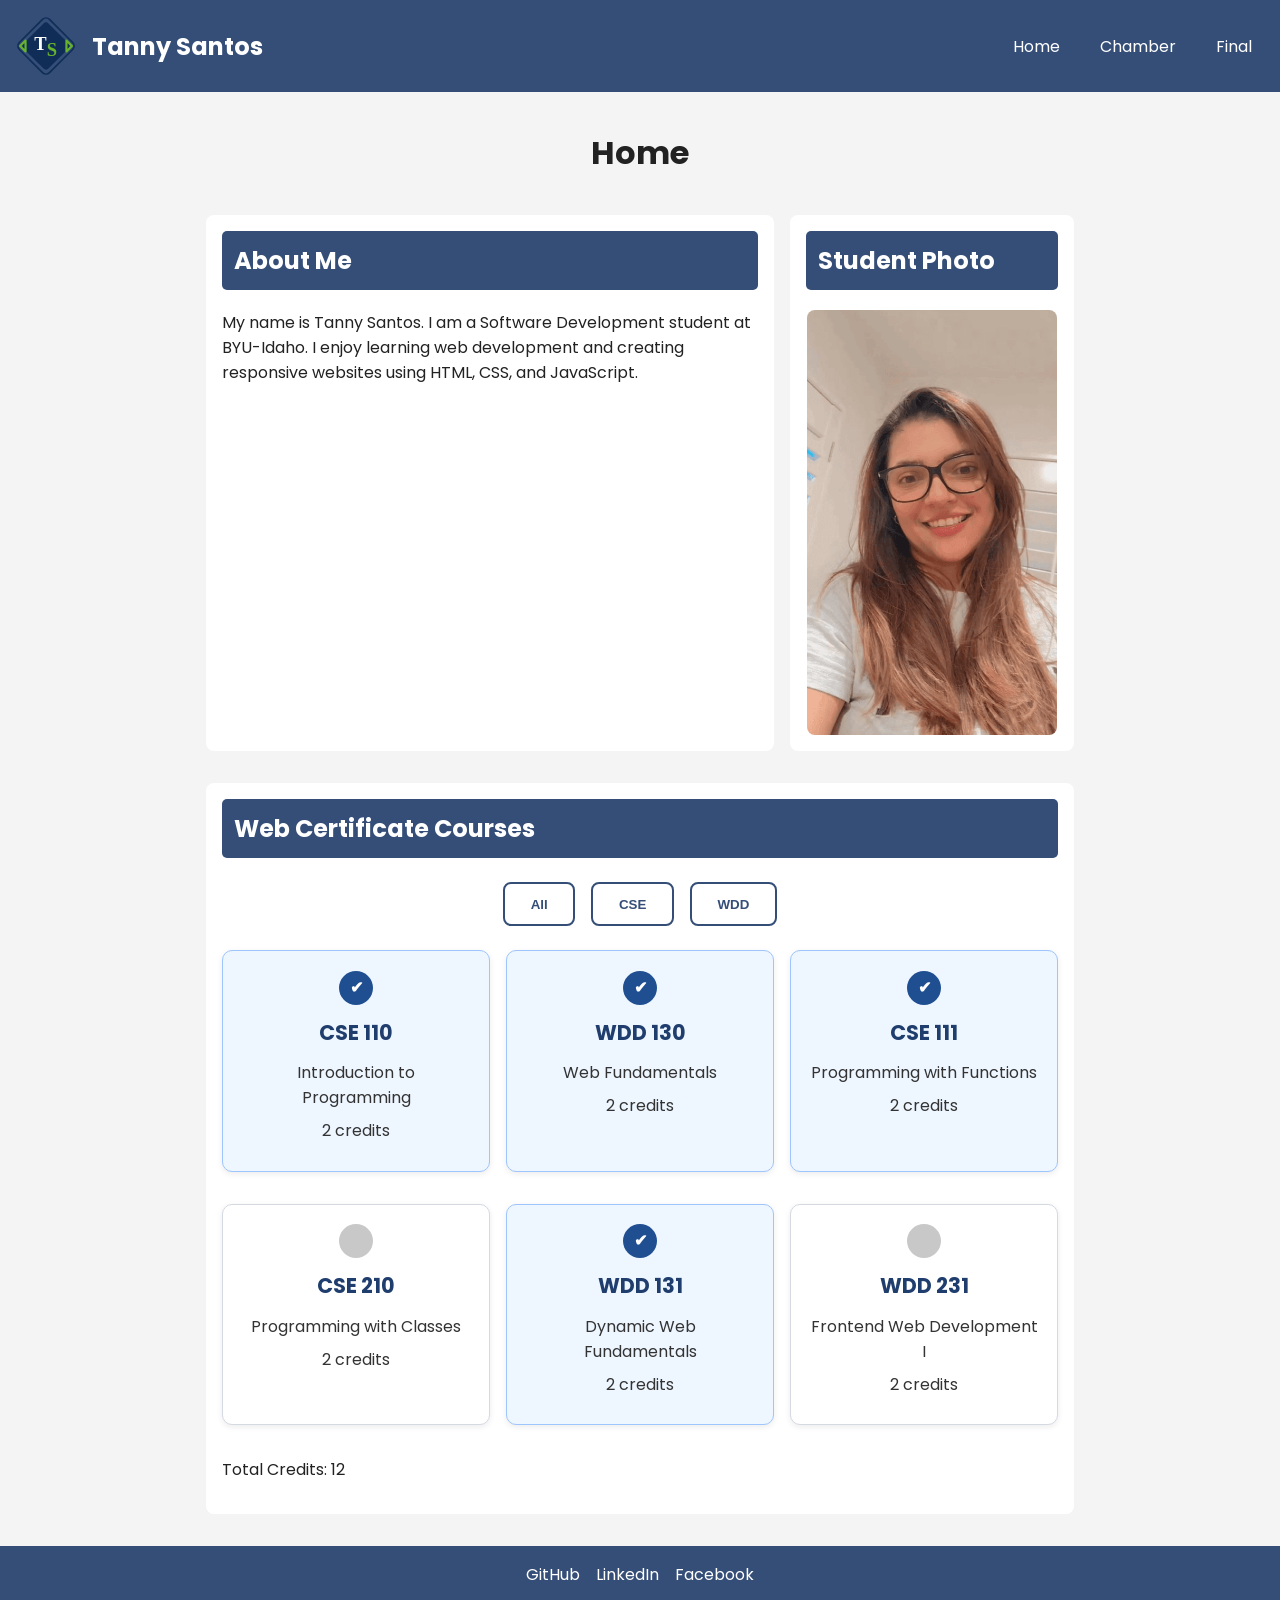
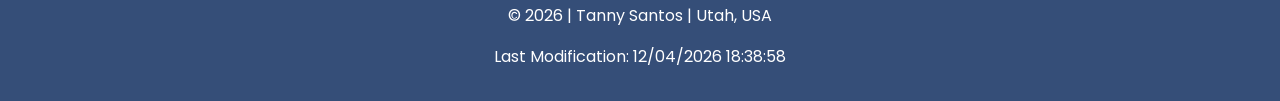
<file: index.html>
<!DOCTYPE html>
<html lang="en">
<head>
    <meta charset="UTF-8">
    <meta name="viewport" content="width=device-width, initial-scale=1.0">
    <meta name="description" content="Personal course home page for Tanny Santos featuring web development projects, responsive design, and JavaScript for WDD 231 at BYU-Idaho.">
    <meta name="author" content="Tanny Santos">

    <title>WDD 231 | Tanny Santos</title>

    <link rel="preconnect" href="https://fonts.googleapis.com">
    <link rel="preconnect" href="https://fonts.gstatic.com" crossorigin>
    <link href="https://fonts.googleapis.com/css2?family=Poppins:wght@400;600;700&display=swap" rel="stylesheet">

    <link rel="stylesheet" href="styles/small.css">
    <link rel="stylesheet" href="styles/larger.css">

    <script src="scripts/navigation.js" defer></script>
    <script src="scripts/date.js" defer></script>
    <script src="scripts/course.js" defer></script>
</head>
<body>
    <header>
    <div class="site-branding">
        <img src="images/logo.svg" alt="Site logo" width="50" height="50">
        <span>Tanny Santos</span>
    </div>

    <button id="menu" aria-label="Open navigation menu"></button>

    <nav id="nav-menu">
        <a href="index.html">Home</a>
        <a href="#">Chamber</a>
        <a href="#">Final</a>
    </nav>
</header>
<main>

    <h1>Home</h1>

    <section class="about">
        <h2>About Me</h2>

        <p>
            My name is Tanny Santos. I am a Software Development student at BYU-Idaho.
            I enjoy learning web development and creating responsive websites using HTML,
            CSS, and JavaScript.
        </p>
    </section>

    <section class="photo">
        <h2>Student Photo</h2>

        <img src="images/profile-tanny.png" alt="Photo of Tanny Santos" width="250" height="250">
    </section>

    <section class="courses">
        <h2>Web Certificate Courses</h2>

        <div class="course-buttons">
            <button id="all">All</button>
            <button id="cse">CSE</button>
            <button id="wdd">WDD</button>
        </div>

        <div id="course-container"></div>

        <p id="total-credits"></p>
    </section>

</main>
<footer>
    <div class="social">
        <a href="https://github.com/tannyhelens" target="_blank">GitHub</a>
        <a href="https://www.linkedin.com/in/tanny-santos" target="_blank">LinkedIn</a>
        <a href="https://www.facebook.com/" target="_blank">Facebook</a>
    </div>

    <p>
        &copy; <span id="currentyear"></span> | Tanny Santos | Utah, USA
    </p>

    <p id="lastModified"></p>
</footer>

</body>
</html>
</file>
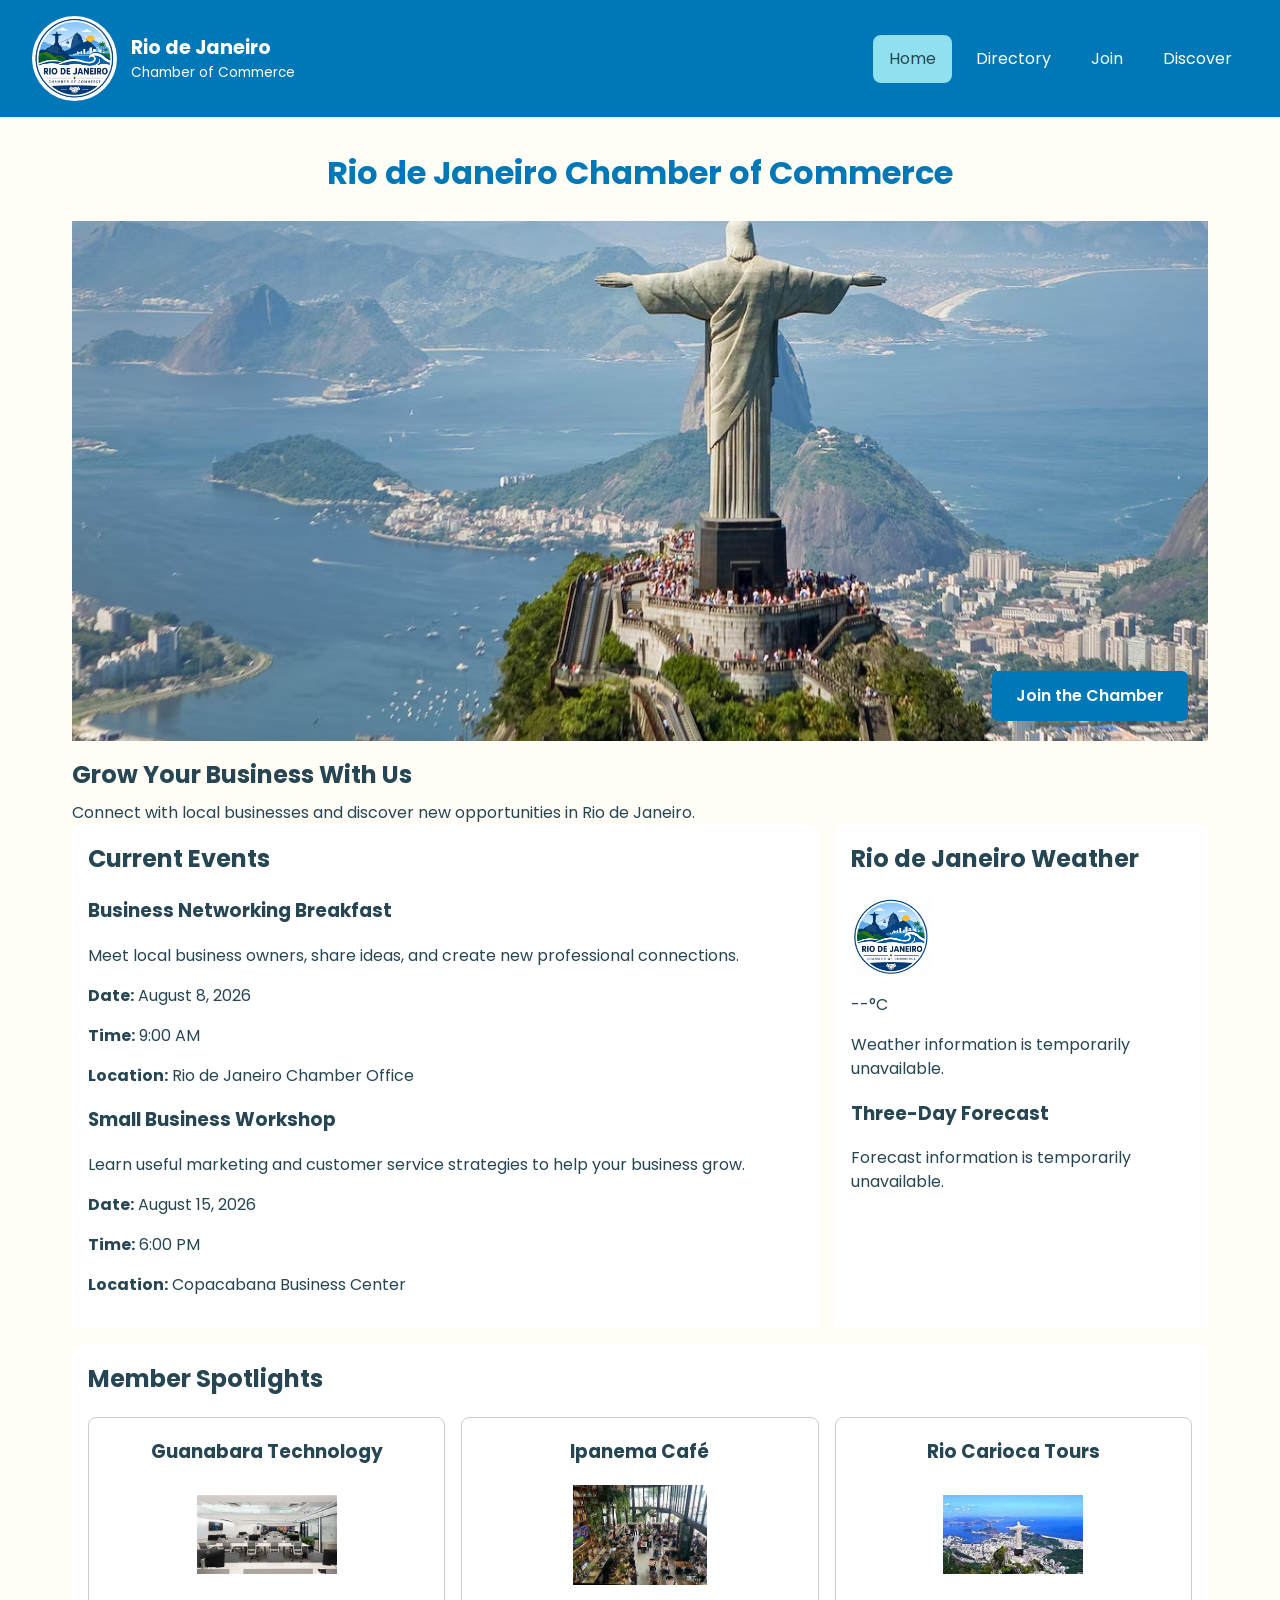
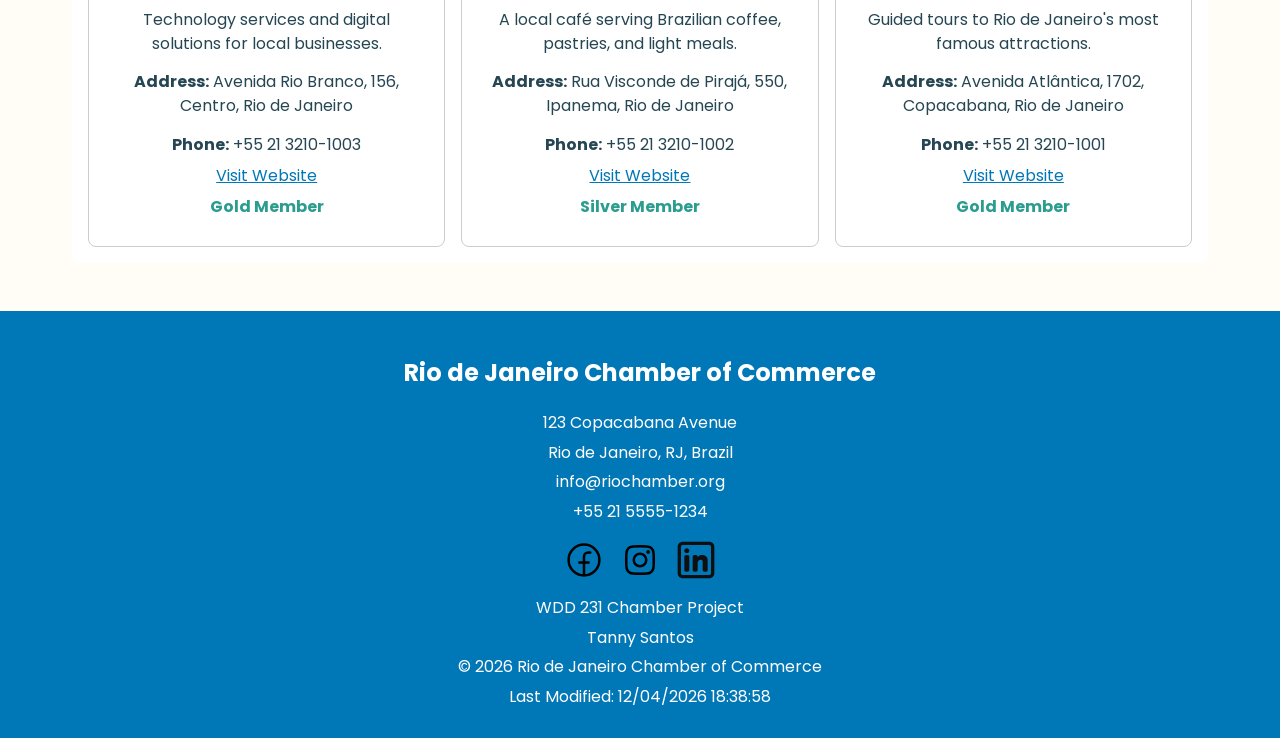
<file: chamber/index.html>
<!DOCTYPE html>
<html lang="en">
<head>
  <meta charset="UTF-8">
  <meta name="viewport" content="width=device-width, initial-scale=1.0">

  <meta
    name="description"
    content="Welcome to the Rio de Janeiro Chamber of Commerce. Discover local events, weather information, business opportunities, and featured chamber members."
  >
  <meta name="author" content="Tanny Santos">

  <meta property="og:title" content="Rio de Janeiro Chamber of Commerce">
  <meta
    property="og:description"
    content="Connect with businesses, discover events, and explore opportunities with the Rio de Janeiro Chamber of Commerce."
  >
  <meta
    property="og:image"
    content="https://tannyhelens.github.io/wdd231/chamber/images/logo-riodejaneiro.jpg"
  >
  <meta
    property="og:url"
    content="https://tannyhelens.github.io/wdd231/chamber/index.html"
  >
  <meta property="og:type" content="website">

  <title>Rio de Janeiro Chamber of Commerce | Home</title>

  <link rel="icon" href="images/favicon.ico">

  <link rel="preconnect" href="https://fonts.googleapis.com">
  <link rel="preconnect" href="https://fonts.gstatic.com" crossorigin>

  <link
    href="https://fonts.googleapis.com/css2?family=Poppins:wght@400;500;600;700&display=swap"
    rel="stylesheet"
  >

  <link rel="stylesheet" href="styles/small.css">
  <link rel="stylesheet" href="styles/larger.css">

  <script src="scripts/navigation.js" defer></script>
  <script src="scripts/date.js" defer></script>
  <script src="scripts/weather.js" defer></script>
  <script src="scripts/spotlight.js" defer></script>
</head>

<body>
  <header>
    <div class="site-branding">
      <img
        src="images/logo-riodejaneiro.jpg"
        alt="Rio de Janeiro Chamber of Commerce logo"
        width="105"
        height="105"
      >

      <div>
        <span class="site-name">Rio de Janeiro</span>
        <span class="site-description">Chamber of Commerce</span>
      </div>
    </div>

    <button
      id="menu"
      type="button"
      aria-label="Open navigation menu"
      aria-expanded="false"
    >
      ☰
    </button>

    <nav id="navigation">
      <a href="index.html" class="active">Home</a>
      <a href="directory.html">Directory</a>
      <a href="join.html">Join</a>
      <a href="discover.html">Discover</a>
    </nav>
  </header>

  <main>
    <h1>Rio de Janeiro Chamber of Commerce</h1>

    <section class="hero">
  <img
    src="images/rio-de-janeiro-cristo.avif"
    alt="View of Rio de Janeiro with the Christ the Redeemer statue"
    width="1200"
    height="600"
  >

  <a href="join.html" class="hero-cta">Join the Chamber</a>
</section>

<div class="hero-content">
  <h2>Grow Your Business With Us</h2>

  <p>
    Connect with local businesses and discover new opportunities in
    Rio de Janeiro.
  </p>
</div>
    </section>

    <div class="home-grid">
      <section class="events">
        <h2>Current Events</h2>

        <article class="event-card">
          <h3>Business Networking Breakfast</h3>

          <p>
            Meet local business owners, share ideas, and create new
            professional connections.
          </p>

          <p>
            <strong>Date:</strong>
            August 8, 2026
          </p>

          <p>
            <strong>Time:</strong>
            9:00 AM
          </p>

          <p>
            <strong>Location:</strong>
            Rio de Janeiro Chamber Office
          </p>
        </article>

        <article class="event-card">
          <h3>Small Business Workshop</h3>

          <p>
            Learn useful marketing and customer service strategies to help
            your business grow.
          </p>

          <p>
            <strong>Date:</strong>
            August 15, 2026
          </p>

          <p>
            <strong>Time:</strong>
            6:00 PM
          </p>

          <p>
            <strong>Location:</strong>
            Copacabana Business Center
          </p>
        </article>
      </section>

      <section class="weather">
        <h2>Rio de Janeiro Weather</h2>

        <div class="current-weather">
          <img
            id="weather-icon"
            src="images/logo-riodejaneiro.jpg"
            alt="Current weather icon"
            width="80"
            height="80"
          >

          <div>
            <p class="temperature">
              <span id="current-temp">--</span>°C
            </p>

            <p id="weather-description">
              Loading weather information...
            </p>
          </div>
        </div>

        <div class="forecast">
          <h3>Three-Day Forecast</h3>

          <div id="forecast-container">
            <p>Loading forecast...</p>
          </div>
        </div>
      </section>
    </div>

    <section class="spotlights">
      <h2>Member Spotlights</h2>

      <div id="spotlight-container">
        <p>Loading featured businesses...</p>
      </div>
    </section>
  </main>

  <footer>
    <div class="footer-information">
      <div>
        <h2>Rio de Janeiro Chamber of Commerce</h2>

        <p>123 Copacabana Avenue</p>
        <p>Rio de Janeiro, RJ, Brazil</p>
        <p>info@riochamber.org</p>
        <p>+55 21 5555-1234</p>
      </div>

      <div class="social-links">
        <a
          href="https://www.facebook.com/"
          target="_blank"
          rel="noopener"
          aria-label="Visit our Facebook page"
        >
          <img
            src="images/facebook-svgrepo-com.svg"
            alt=""
            width="40"
            height="40"
          >
        </a>

        <a
          href="https://www.instagram.com/"
          target="_blank"
          rel="noopener"
          aria-label="Visit our Instagram page"
        >
          <img
            src="images/instagram-svgrepo-com.svg"
            alt=""
            width="40"
            height="40"
          >
        </a>

        <a
          href="https://www.linkedin.com/"
          target="_blank"
          rel="noopener"
          aria-label="Visit our LinkedIn page"
        >
          <img
            src="images/linkedin-svgrepo-com.svg"
            alt=""
            width="40"
            height="40"
          >
        </a>
      </div>

      <div>
        <p>WDD 231 Chamber Project</p>
        <p>Tanny Santos</p>

        <p>
          © <span id="current-year"></span>
          Rio de Janeiro Chamber of Commerce
        </p>

        <p id="last-modified"></p>
      </div>
    </div>
  </footer>
</body>
</html>
</file>
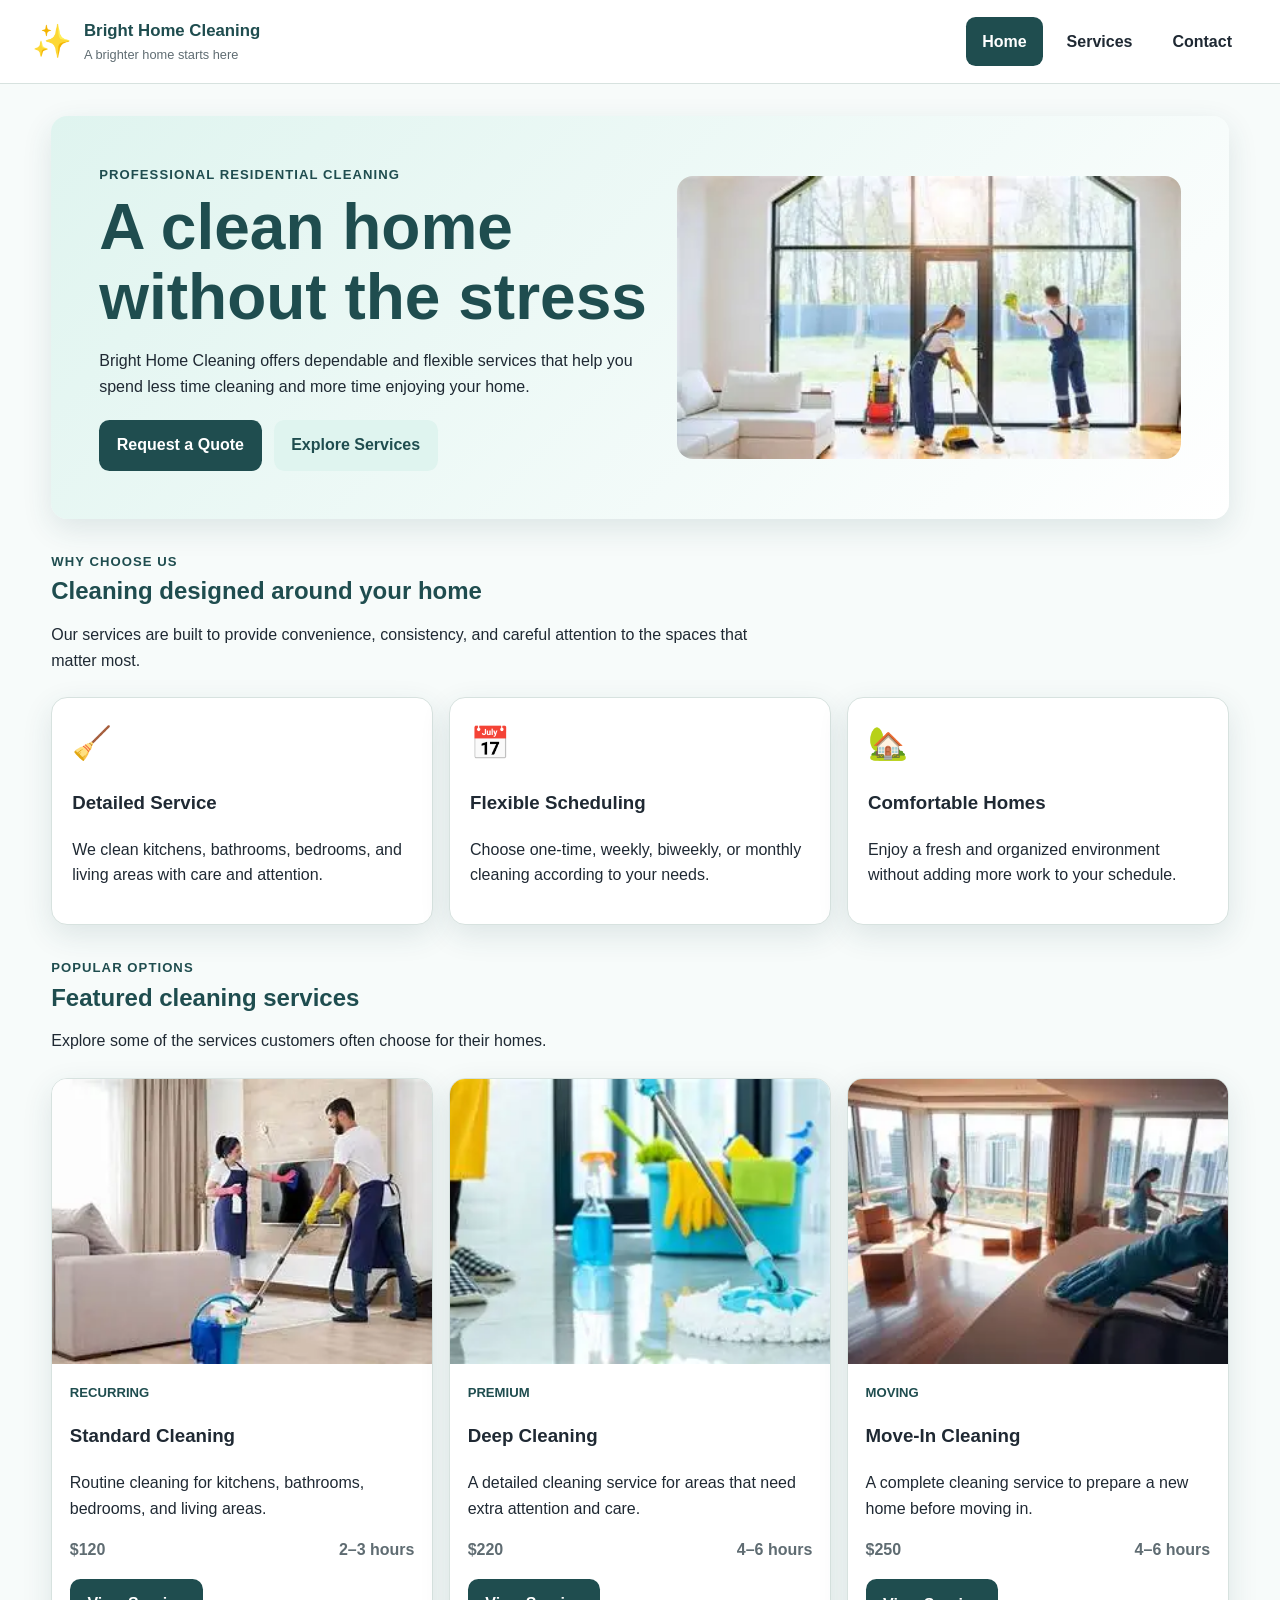
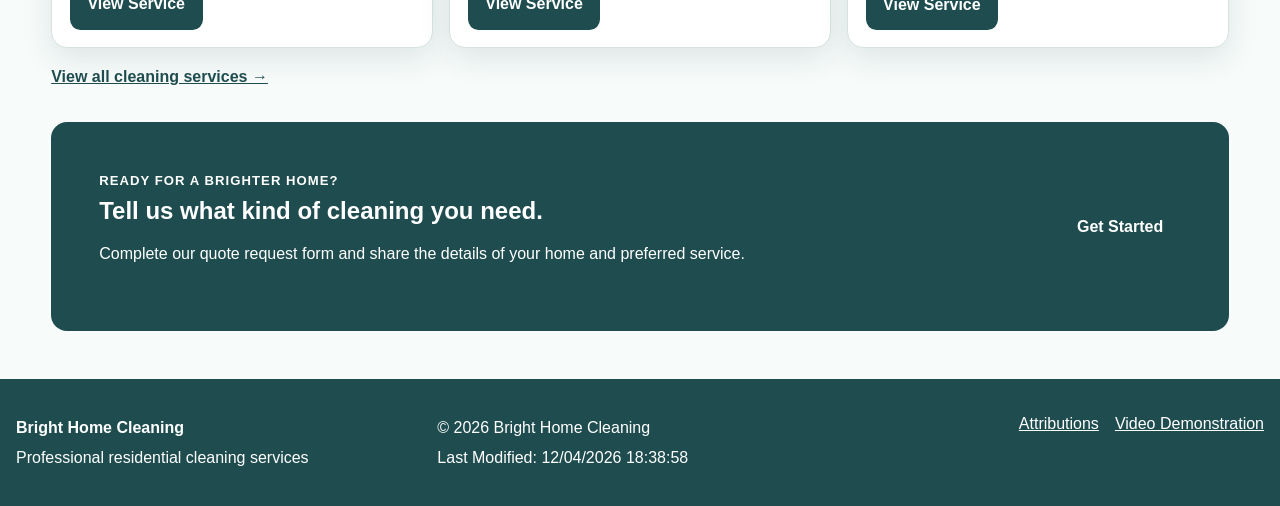
<file: finalproject/index.html>
<!DOCTYPE html>
<html lang="en">
<head>
  <meta charset="UTF-8">
  <meta name="viewport" content="width=device-width, initial-scale=1.0">

  <meta
    name="description"
    content="Bright Home Cleaning provides dependable residential cleaning services designed to make homes feel fresh, comfortable, and welcoming."
  >
  <meta name="author" content="Tanny Santos">

  <meta
    property="og:title"
    content="Bright Home Cleaning | Professional Home Services"
  >
  <meta
    property="og:description"
    content="Explore professional residential cleaning services from Bright Home Cleaning."
  >
  <meta
    property="og:image"
    content="https://tannyhelens.github.io/wdd231/finalproject/images/hero-cleaning.webp"
  >
  <meta
    property="og:url"
    content="https://tannyhelens.github.io/wdd231/finalproject/"
  >
  <meta property="og:type" content="website">

  <title>Bright Home Cleaning | Home</title>

  <link rel="icon" href="images/favicon.ico">

  <link rel="preconnect" href="https://fonts.googleapis.com">
  <link rel="preconnect" href="https://fonts.gstatic.com" crossorigin>
  <link
    href="https://fonts.googleapis.com/css2?family=Poppins:wght@400;500;600;700&family=Open+Sans:wght@400;500;600&display=swap"
    rel="stylesheet"
  >

  <link rel="stylesheet" href="styles/small.css">
  <link rel="stylesheet" href="styles/larger.css">

  <script type="module" src="scripts/main.js"></script>
</head>

<body>
  <header>
    <a class="brand" href="index.html">
      <span class="brand-icon" aria-hidden="true">✨</span>

      <div>
        <span class="brand-name">Bright Home Cleaning</span>
        <span class="brand-tagline">A brighter home starts here</span>
      </div>
    </a>

    <button
      id="menu"
      type="button"
      aria-label="Open navigation menu"
      aria-expanded="false"
    >
      ☰
    </button>

    <nav id="navigation">
      <a href="index.html" class="active">Home</a>
      <a href="services.html">Services</a>
      <a href="contact.html">Contact</a>
    </nav>
  </header>

  <main>
    <section class="hero">
      <div class="hero-content">
        <p class="eyebrow">Professional residential cleaning</p>

        <h1>A clean home without the stress</h1>

        <p>
          Bright Home Cleaning offers dependable and flexible services
          that help you spend less time cleaning and more time enjoying
          your home.
        </p>

        <div class="hero-actions">
          <a class="button primary-button" href="contact.html">
            Request a Quote
          </a>

          <a class="button secondary-button" href="services.html">
            Explore Services
          </a>
        </div>
      </div>

      <img
        src="images/hero-cleaning.webp"
        alt="Bright and organized living room after professional cleaning"
        width="800"
        height="600"
        loading="eager"
      >
    </section>

    <section class="benefits-section">
      <div class="section-heading">
        <p class="eyebrow">Why choose us</p>
        <h2>Cleaning designed around your home</h2>

        <p>
          Our services are built to provide convenience, consistency,
          and careful attention to the spaces that matter most.
        </p>
      </div>

      <div class="benefit-grid">
        <article class="benefit-card">
          <span aria-hidden="true">🧹</span>
          <h3>Detailed Service</h3>

          <p>
            We clean kitchens, bathrooms, bedrooms, and living areas
            with care and attention.
          </p>
        </article>

        <article class="benefit-card">
          <span aria-hidden="true">📅</span>
          <h3>Flexible Scheduling</h3>

          <p>
            Choose one-time, weekly, biweekly, or monthly cleaning
            according to your needs.
          </p>
        </article>

        <article class="benefit-card">
          <span aria-hidden="true">🏡</span>
          <h3>Comfortable Homes</h3>

          <p>
            Enjoy a fresh and organized environment without adding more
            work to your schedule.
          </p>
        </article>
      </div>
    </section>

    <section class="featured-section">
      <div class="section-heading">
        <p class="eyebrow">Popular options</p>
        <h2>Featured cleaning services</h2>

        <p>
          Explore some of the services customers often choose for their
          homes.
        </p>
      </div>

      <div id="featured-services" class="service-grid">
        <p class="loading-message">Loading services...</p>
      </div>

      <a class="text-link" href="services.html">
        View all cleaning services →
      </a>
    </section>

    <section class="call-to-action">
      <div>
        <p class="eyebrow">Ready for a brighter home?</p>
        <h2>Tell us what kind of cleaning you need.</h2>

        <p>
          Complete our quote request form and share the details of your
          home and preferred service.
        </p>
      </div>

      <a class="button primary-button" href="contact.html">
        Get Started
      </a>
    </section>
  </main>

  <footer>
    <div>
      <p><strong>Bright Home Cleaning</strong></p>
      <p>Professional residential cleaning services</p>
    </div>

    <div>
      <p>
        © <span id="current-year"></span> Bright Home Cleaning
      </p>
      <p id="last-modified"></p>
    </div>

    <div class="footer-links">
      <a href="attributions.html">Attributions</a>
      <a
      href="https://youtu.be/tysVxLmjZlg"
      id="video-link"
      target="_blank"
      rel="noopener"
    >
  Video Demonstration
</a>
    </div>
  </footer>
</body>
</html>
</file>
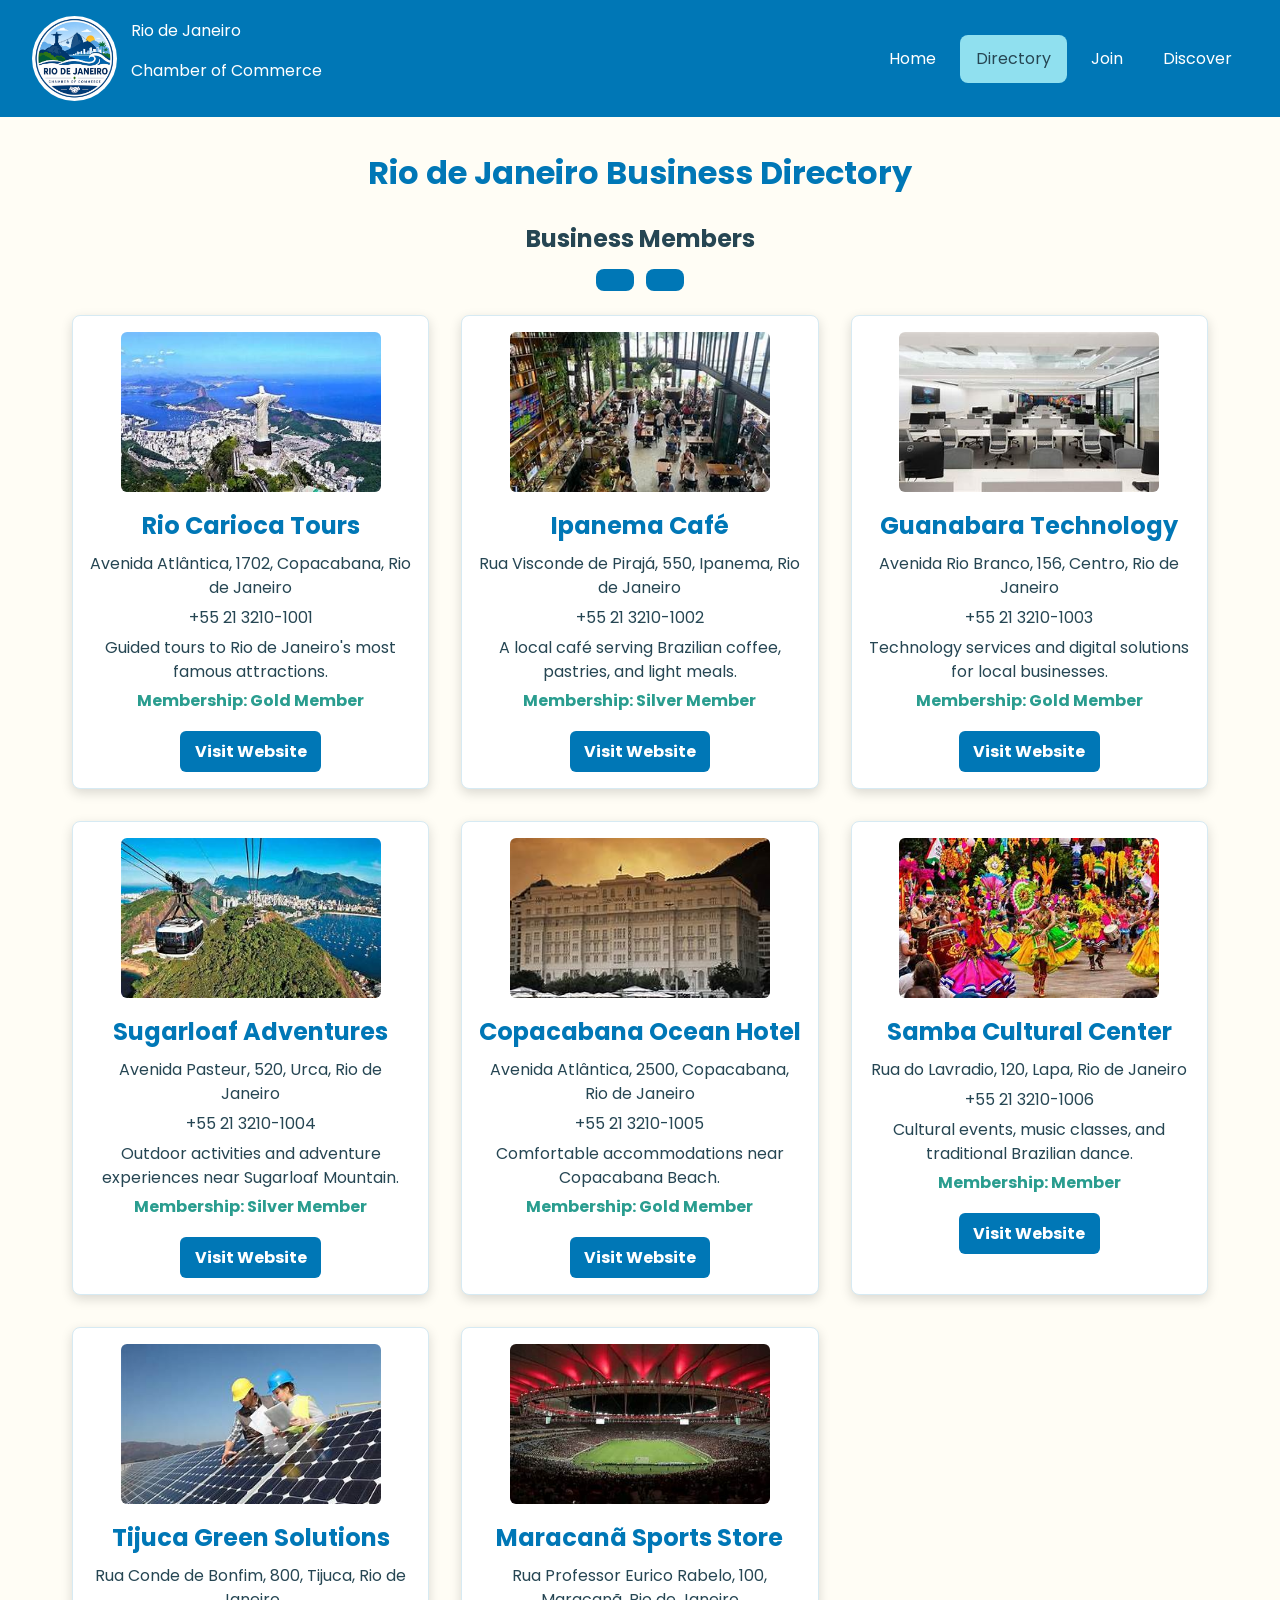
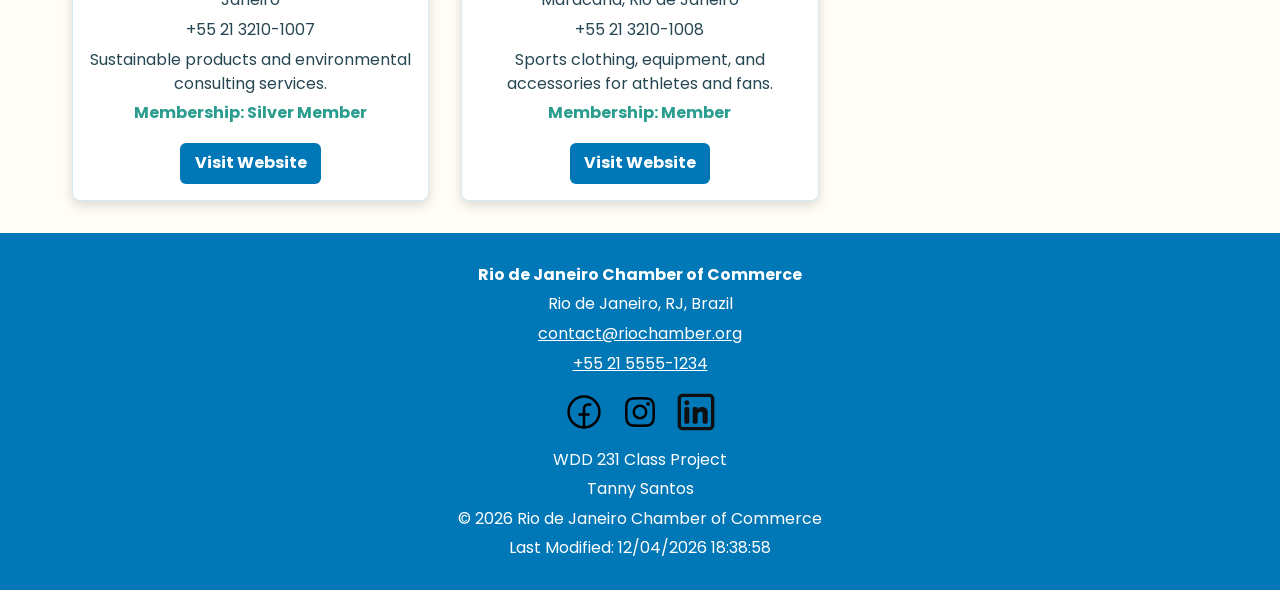
<file: chamber/directory.html>
<!DOCTYPE html>
<html lang="en">
<head>
    <meta charset="UTF-8">
    <meta name="viewport" content="width=device-width, initial-scale=1.0">
    <title>Rio de Janeiro Chamber of Commerce Directory</title>
<meta
        name="description"
        content="Discover businesses and organizations that are members of the Rio de Janeiro Chamber of Commerce."
    >

    <meta name="author" content="Tanny Santos">

    <link rel="icon" href="images/favicon.ico">

    <meta property="og:title"
        content="Rio de Janeiro Chamber of Commerce Directory"
    >
    <meta property="og:description"
        content="Explore local businesses and organizations in Rio de Janeiro, Brazil."
    >
    <meta property="og:image" content="https://tannyhelens.github.io/wdd231/chamber/images/logo-riodejaneiro.jpg">
    <meta
        property="og:url"
        content="https://tannyhelens.github.io/wdd231/chamber/directory.html"
    >
    <meta property="og:type" content="website">

    <link rel="preconnect" href="https://fonts.googleapis.com"> 
    <link rel="preconnect" href="https://fonts.gstatic.com" crossorigin>
    <link href="https://fonts.googleapis.com/css2?family=Poppins:wght@400;500;600;700&display=swap" rel="stylesheet">

    <link rel="stylesheet" href="styles/small.css">
    <link rel="stylesheet" href="styles/larger.css">

    <script src="scripts/navigation.js" defer></script>
    <script src="scripts/directory.js" defer></script>
    <script src="scripts/date.js" defer></script>
</head>

<body>
    <header>
        <div class="site-branding">
            <img
                src="images/logo-riodejaneiro.jpg"
                alt="Rio de Janeiro Chamber of Commerce logo"
                width="80"
                height="80"
            >

            <div>
                <span>Rio de Janeiro</span>
                <p>Chamber of Commerce</p>
            </div>
        </div>

        <button
            id="menu"
            type="button"
            aria-label="Open navigation menu"
            aria-expanded="false"
        >
            ☰
        </button>

        <nav id="navigation">
            <a href="index.html">Home</a>
            <a href="directory.html" class="active">Directory</a>
            <a href="join.html">Join</a>
            <a href="discover.html">Discover</a>
        </nav>
    </header>

    <main>
        <h1>Rio de Janeiro Business Directory</h1>

        <section class="directory-controls">
            <h2>Business Members</h2>

            <div class="view-buttons">
                <button
                    id="grid"
                    type="button"
                    aria-label="Display members in grid view"
                >
                </button>

                <button
                    id="list"
                    type="button"
                    aria-label="Display members in list view"
                >

                </button>
            </div>
        </section>

        <section
            id="members"
            class="member-container grid"
            aria-live="polite"
        >
            <h2 class="visually-hidden">Chamber Members Directory</h2>

        </section>
    </main>

    <footer>
        <div class="footer-contact">
            <p><strong>Rio de Janeiro Chamber of Commerce</strong></p>
            <p>Rio de Janeiro, RJ, Brazil</p>
            <p>
                <a href="mailto:contact@riochamber.org">
                    contact@riochamber.org
                </a>
            </p>
            <p>
                <a href="tel:+552155551234">
                    +55 21 5555-1234
                </a>
            </p>
        </div>

        <div class="social-links">
            <a
                href="https://www.facebook.com/"
                target="_blank"
                rel="noopener"
                aria-label="Visit our Facebook page"
            >
                <img
                    src="images/facebook-svgrepo-com.svg"
                    alt=""
                    width="40"
                    height="40"
                >
            </a>

            <a
                href="https://www.instagram.com/"
                target="_blank"
                rel="noopener"
                aria-label="Visit our Instagram page"
            >
                <img
                    src="images/instagram-svgrepo-com.svg"
                    alt=""
                    width="40"
                    height="40"
                >
            </a>

            <a
                href="https://www.linkedin.com/"
                target="_blank"
                rel="noopener"
                aria-label="Visit our LinkedIn page"
            >
                <img
                    src="images/linkedin-svgrepo-com.svg"
                    alt=""
                    width="40"
                    height="40"
                >
            </a>
        </div>

        <div class="footer-development">
            <p>WDD 231 Class Project</p>
            <p>Tanny Santos</p>

            <p>
                © <span id="current-year"></span> Rio de Janeiro Chamber of Commerce
            </p>

            <p id="last-modified"></p>
        </div>
    </footer>
</body>
</html>
</file>
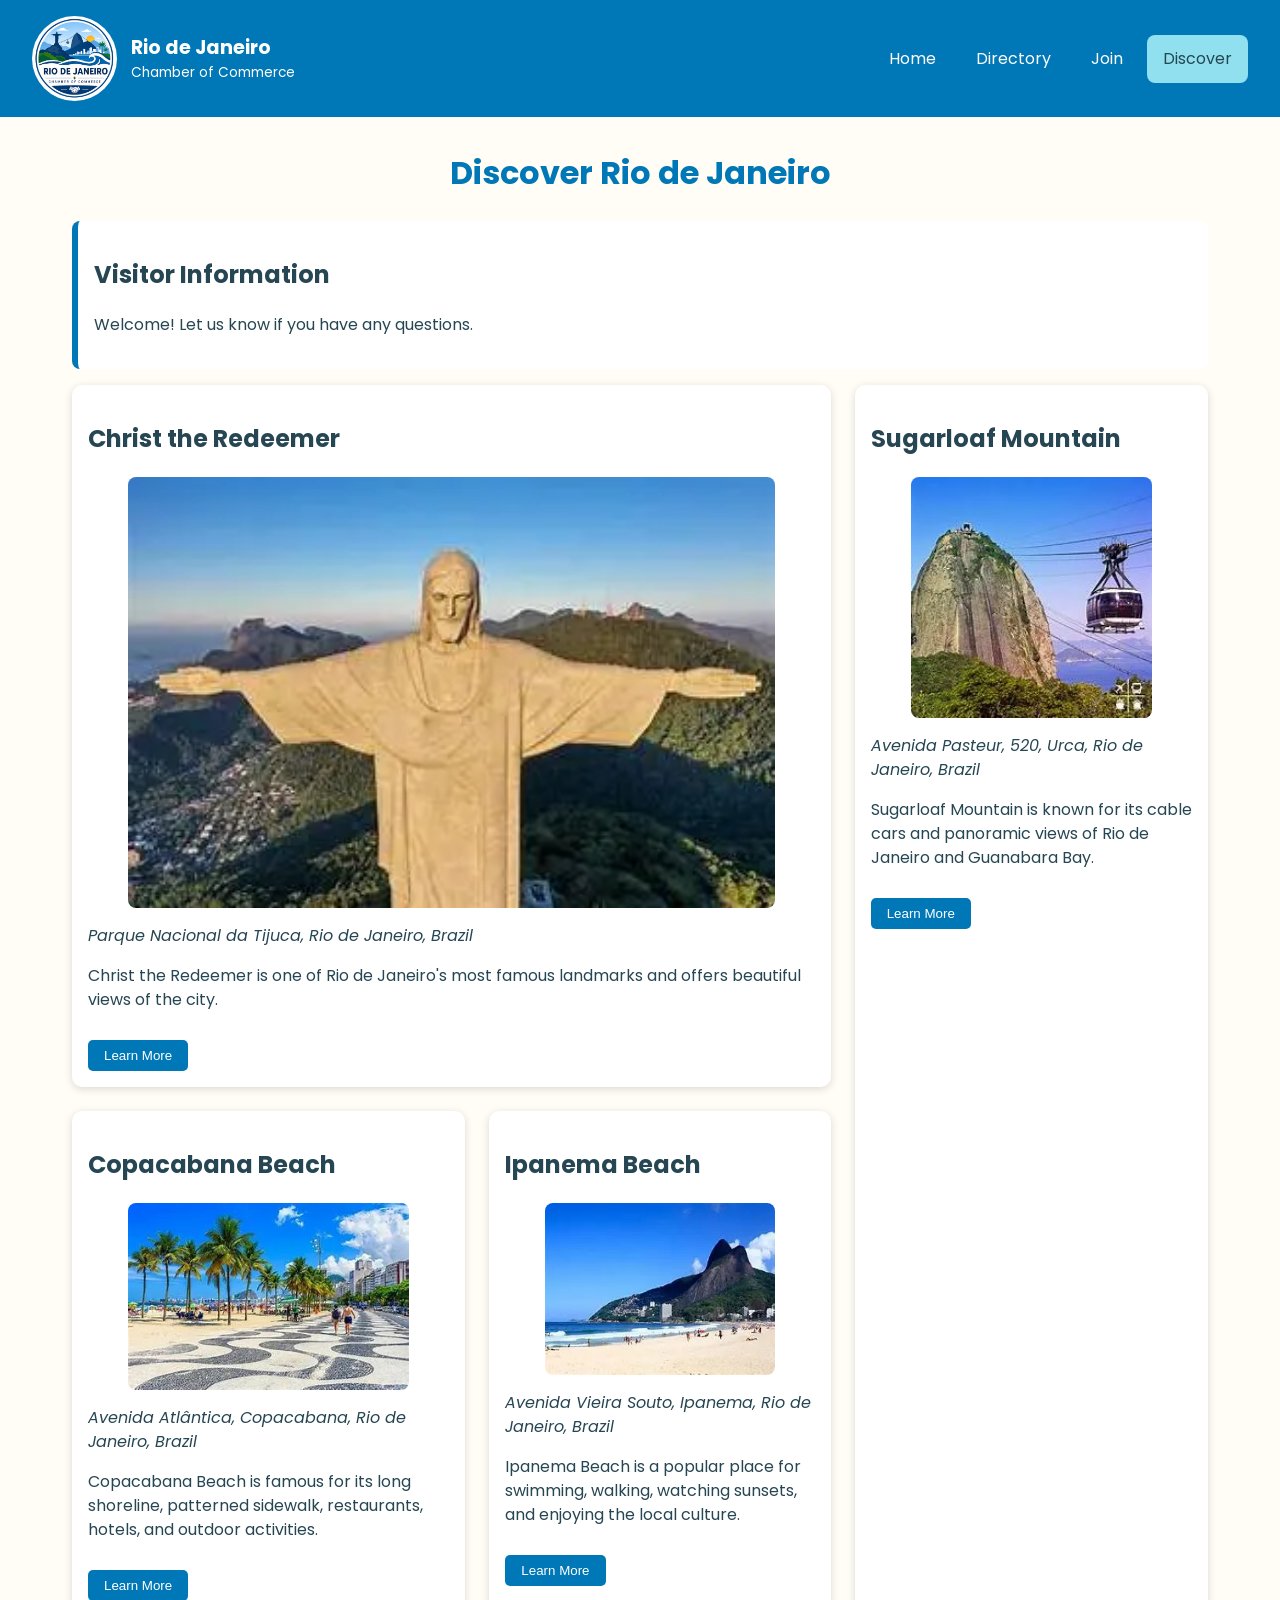
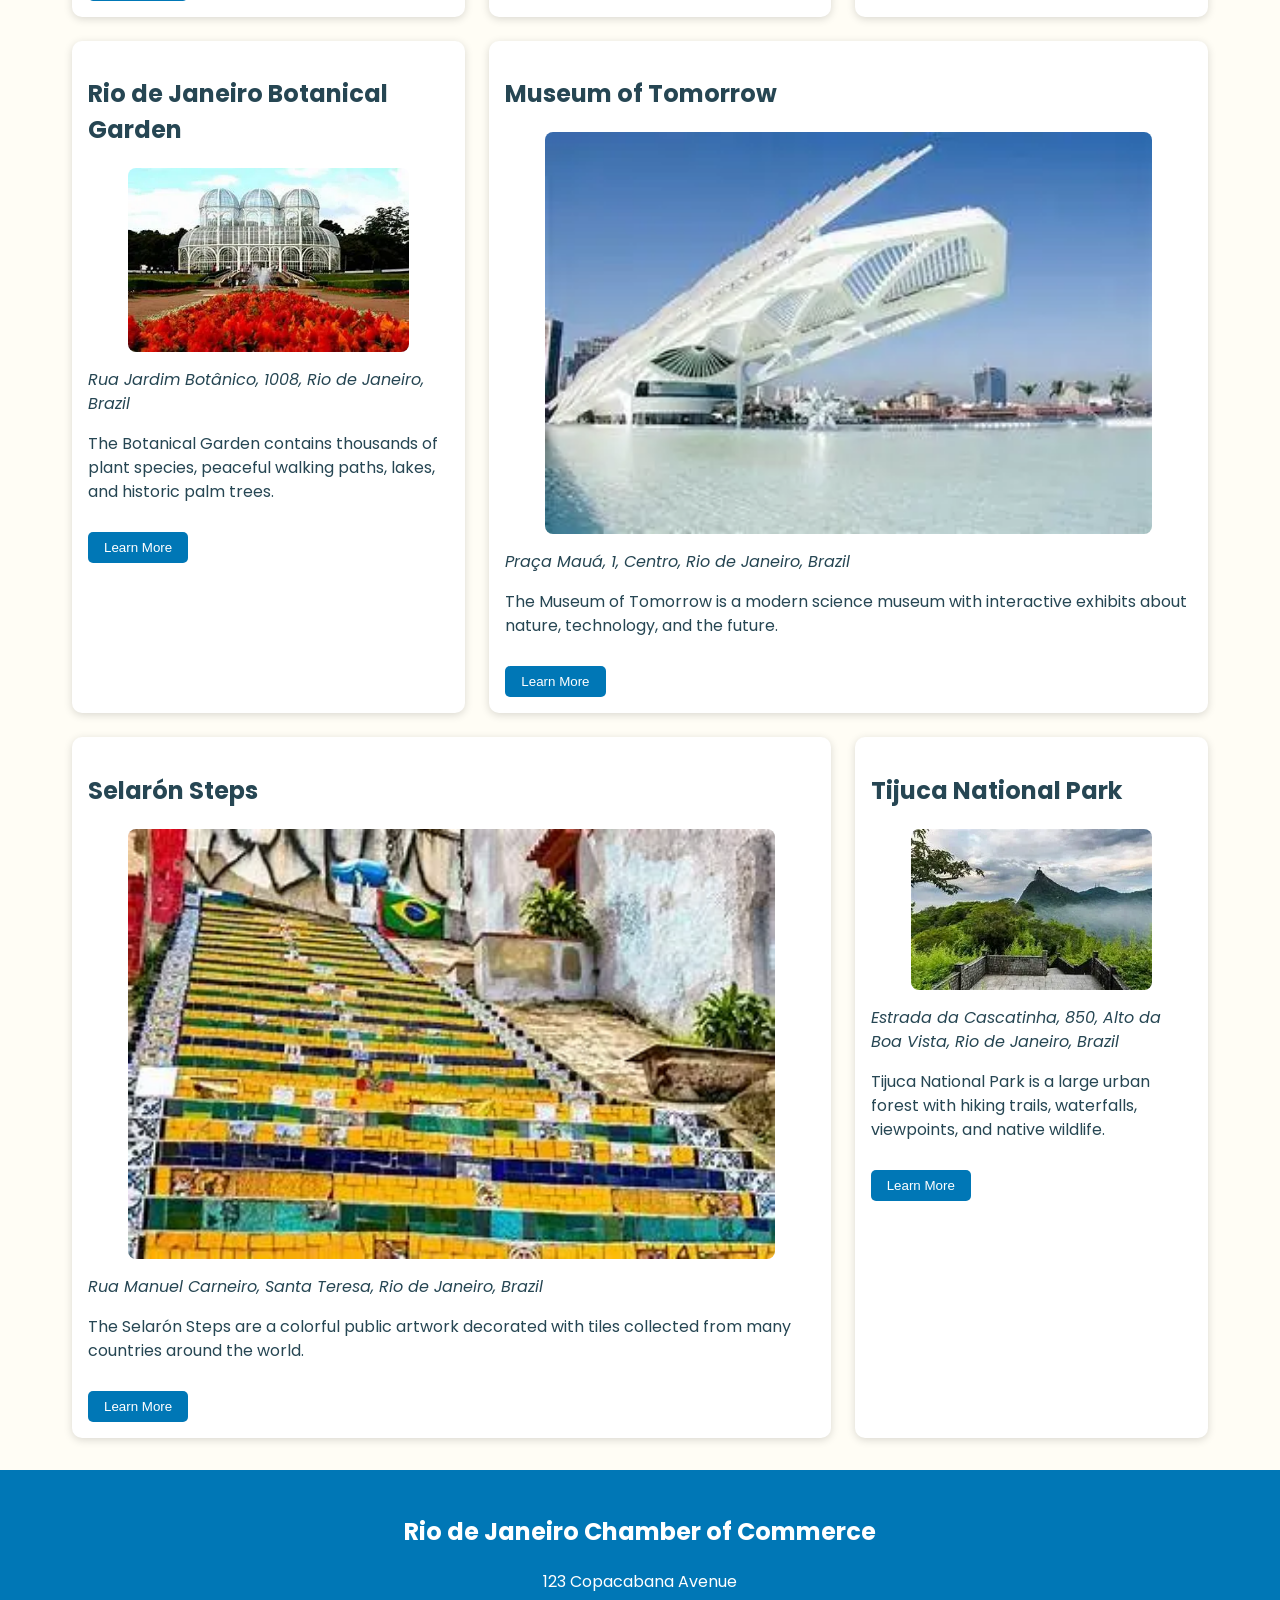
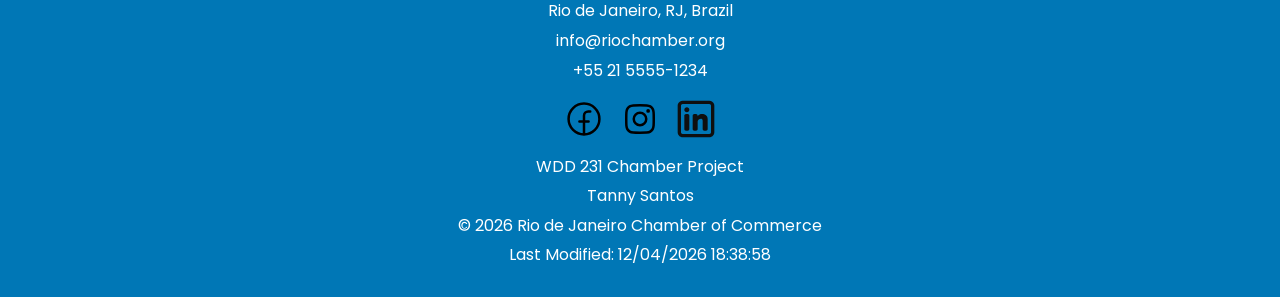
<file: chamber/discover.html>
<!DOCTYPE html>
<html lang="en">
<head>
  <meta charset="UTF-8">
  <meta name="viewport" content="width=device-width, initial-scale=1.0">

  <meta
    name="description"
    content="Discover attractions, landmarks, parks, beaches, and cultural places in Rio de Janeiro."
  >
  <meta name="author" content="Tanny Santos">

  <meta
    property="og:title"
    content="Discover Rio de Janeiro | Chamber of Commerce"
  >
  <meta
    property="og:description"
    content="Explore important places and attractions in Rio de Janeiro."
  >
  <meta
    property="og:image"
    content="https://tannyhelens.github.io/wdd231/chamber/images/logo-riodejaneiro.jpg"
  >
  <meta
    property="og:url"
    content="https://tannyhelens.github.io/wdd231/chamber/discover.html"
  >
  <meta property="og:type" content="website">

  <title>Discover Rio de Janeiro | Chamber of Commerce</title>

  <link rel="icon" href="images/favicon.ico">

  <link rel="preconnect" href="https://fonts.googleapis.com">
  <link rel="preconnect" href="https://fonts.gstatic.com" crossorigin>

  <link
    href="https://fonts.googleapis.com/css2?family=Poppins:wght@400;500;600;700&display=swap"
    rel="stylesheet"
  >

  <link rel="stylesheet" href="styles/small.css">
  <link rel="stylesheet" href="styles/larger.css">

  <script src="scripts/navigation.js" defer></script>
  <script src="scripts/date.js" defer></script>
  <script type="module" src="scripts/discover.js"></script>

</head>

<body>
  <header>
    <div class="site-branding">
      <img
        src="images/logo-riodejaneiro.jpg"
        alt="Rio de Janeiro Chamber of Commerce logo"
        width="105"
        height="105"
      >

      <div>
        <span class="site-name">Rio de Janeiro</span>
        <span class="site-description">Chamber of Commerce</span>
      </div>
    </div>

    <button
      id="menu"
      type="button"
      aria-label="Open navigation menu"
      aria-expanded="false"
    >
      ☰
    </button>

    <nav id="navigation">
      <a href="index.html">Home</a>
      <a href="directory.html">Directory</a>
      <a href="join.html">Join</a>
      <a href="discover.html" class="active">Discover</a>
    </nav>
  </header>

  <main class="discover-main">
    <h1>Discover Rio de Janeiro</h1>

    <section class="visitor-message">
      <h2>Visitor Information</h2>
      <p id="visit-message"></p>
    </section>

    <section
      id="discover-cards"
      class="discover-grid"
      aria-label="Places to discover in Rio de Janeiro"
    >
      <!-- JavaScript creates the eight cards here -->
    </section>
  </main>

  <footer>
    <div class="footer-information">
      <div>
        <h2>Rio de Janeiro Chamber of Commerce</h2>

        <p>123 Copacabana Avenue</p>
        <p>Rio de Janeiro, RJ, Brazil</p>
        <p>info@riochamber.org</p>
        <p>+55 21 5555-1234</p>
      </div>

      <div class="social-links">
        <a
          href="https://www.facebook.com/"
          target="_blank"
          rel="noopener"
          aria-label="Visit our Facebook page"
        >
          <img
            src="images/facebook-svgrepo-com.svg"
            alt=""
            width="40"
            height="40"
          >
        </a>

        <a
          href="https://www.instagram.com/"
          target="_blank"
          rel="noopener"
          aria-label="Visit our Instagram page"
        >
          <img
            src="images/instagram-svgrepo-com.svg"
            alt=""
            width="40"
            height="40"
          >
        </a>

        <a
          href="https://www.linkedin.com/"
          target="_blank"
          rel="noopener"
          aria-label="Visit our LinkedIn page"
        >
          <img
            src="images/linkedin-svgrepo-com.svg"
            alt=""
            width="40"
            height="40"
          >
        </a>
      </div>

      <div>
        <p>WDD 231 Chamber Project</p>
        <p>Tanny Santos</p>

        <p>
          © <span id="current-year"></span>
          Rio de Janeiro Chamber of Commerce
        </p>

        <p id="last-modified"></p>
      </div>
    </div>
  </footer>
</body>
</html>
</file>
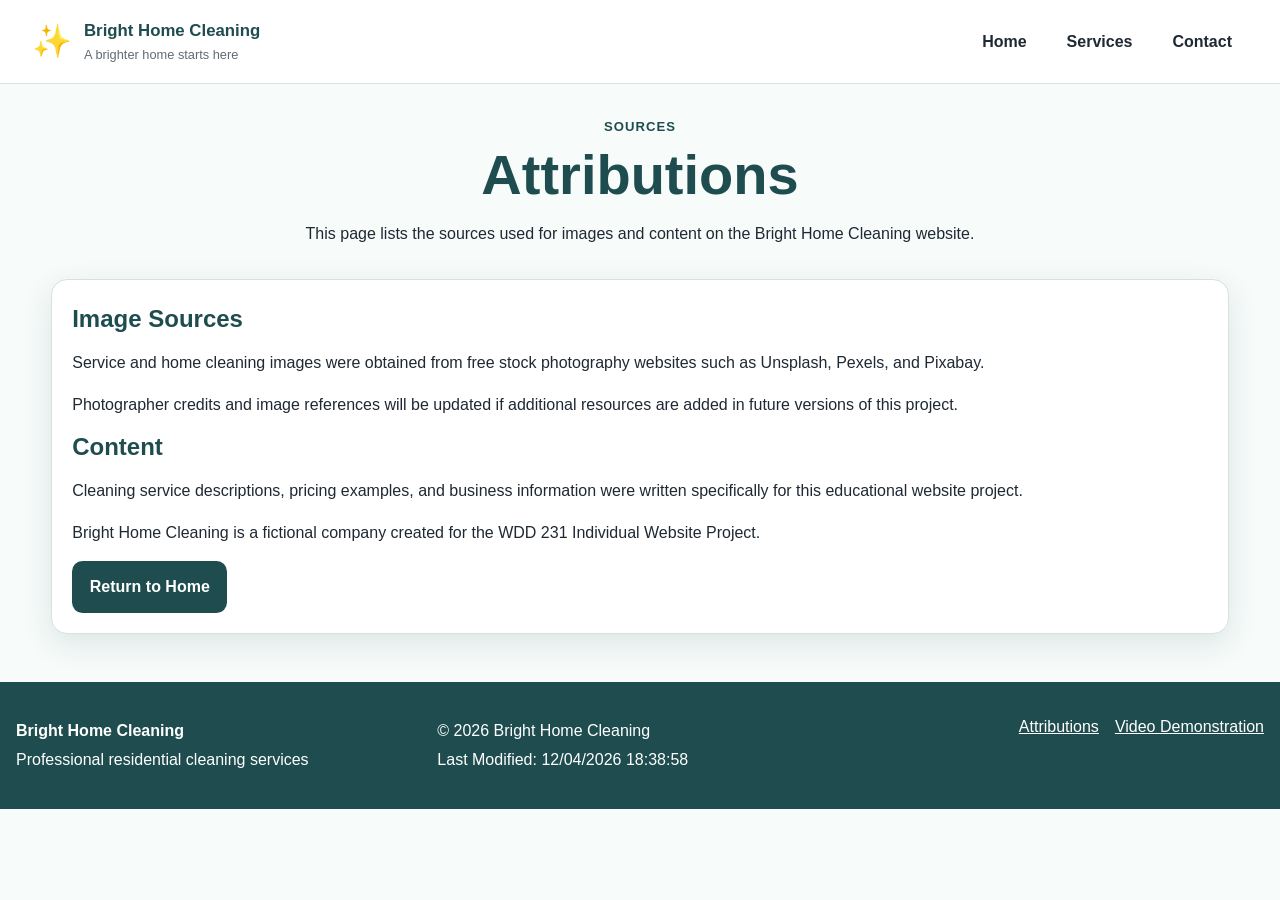
<file: finalproject/attributions.html>
<!DOCTYPE html>
<html lang="en">
<head>
  <meta charset="UTF-8">
  <meta name="viewport" content="width=device-width, initial-scale=1.0">

  <meta
    name="description"
    content="View the image and content attributions used to create the Bright Home Cleaning website."
  >
  <meta name="author" content="Tanny Santos">

  <!-- Open Graph -->
  <meta
    property="og:title"
    content="Bright Home Cleaning | Attributions and Sources"
  >

  <meta
    property="og:description"
    content="View the image and content sources used to create the Bright Home Cleaning website and learn where photos and information were obtained."
  >

  <meta
    property="og:image"
    content="https://tannyhelens.github.io/wdd231/finalproject/images/hero-cleaning.webp"
  >

  <meta
    property="og:url"
    content="https://tannyhelens.github.io/wdd231/finalproject/attributions.html"
  >

  <meta property="og:type" content="website">

  <title>Bright Home Cleaning | Attributions</title>

  <link rel="icon" href="images/favicon.ico">

  <link rel="preconnect" href="https://fonts.googleapis.com">
  <link rel="preconnect" href="https://fonts.gstatic.com" crossorigin>
  <link
    href="https://fonts.googleapis.com/css2?family=Poppins:wght@400;500;600;700&family=Open+Sans:wght@400;500;600&display=swap"
    rel="stylesheet"
  >

  <link rel="stylesheet" href="styles/small.css">
  <link rel="stylesheet" href="styles/larger.css">

  <script type="module" src="scripts/main.js"></script>
</head>

<body>
  <header>
    <a class="brand" href="index.html">
      <span class="brand-icon" aria-hidden="true">✨</span>

      <div>
        <span class="brand-name">Bright Home Cleaning</span>
        <span class="brand-tagline">A brighter home starts here</span>
      </div>
    </a>

    <button
      id="menu"
      type="button"
      aria-label="Open navigation menu"
      aria-expanded="false"
    >
      ☰
    </button>

    <nav id="navigation">
      <a href="index.html">Home</a>
      <a href="services.html">Services</a>
      <a href="contact.html">Contact</a>
    </nav>
  </header>

  <main>
    <section class="page-heading">
      <p class="eyebrow">Sources</p>
      <h1>Attributions</h1>

      <p>
        This page lists the sources used for images and content on the
        Bright Home Cleaning website.
      </p>
    </section>

    <section class="confirmation-card">
      <h2>Image Sources</h2>

      <p>
        Service and home cleaning images were obtained from free stock
        photography websites such as Unsplash, Pexels, and Pixabay.
      </p>

      <p>
        Photographer credits and image references will be updated if
        additional resources are added in future versions of this project.
      </p>

      <h2>Content</h2>

      <p>
        Cleaning service descriptions, pricing examples, and business
        information were written specifically for this educational
        website project.
      </p>

      <p>
        Bright Home Cleaning is a fictional company created for the
        WDD 231 Individual Website Project.
      </p>

      <a class="button primary-button" href="index.html">
        Return to Home
      </a>
    </section>
  </main>

  <footer>
    <div>
      <p><strong>Bright Home Cleaning</strong></p>
      <p>Professional residential cleaning services</p>
    </div>

    <div>
      <p>
        © <span id="current-year"></span> Bright Home Cleaning
      </p>
      <p id="last-modified"></p>
    </div>

    <div class="footer-links">
      <a href="attributions.html">Attributions</a>
      <a
       href="https://youtu.be/tysVxLmjZlg"
       id="video-link"
       target="_blank"
       rel="noopener"
      >
  Video Demonstration
</a>
    </div>
  </footer>
</body>
</html>
</file>
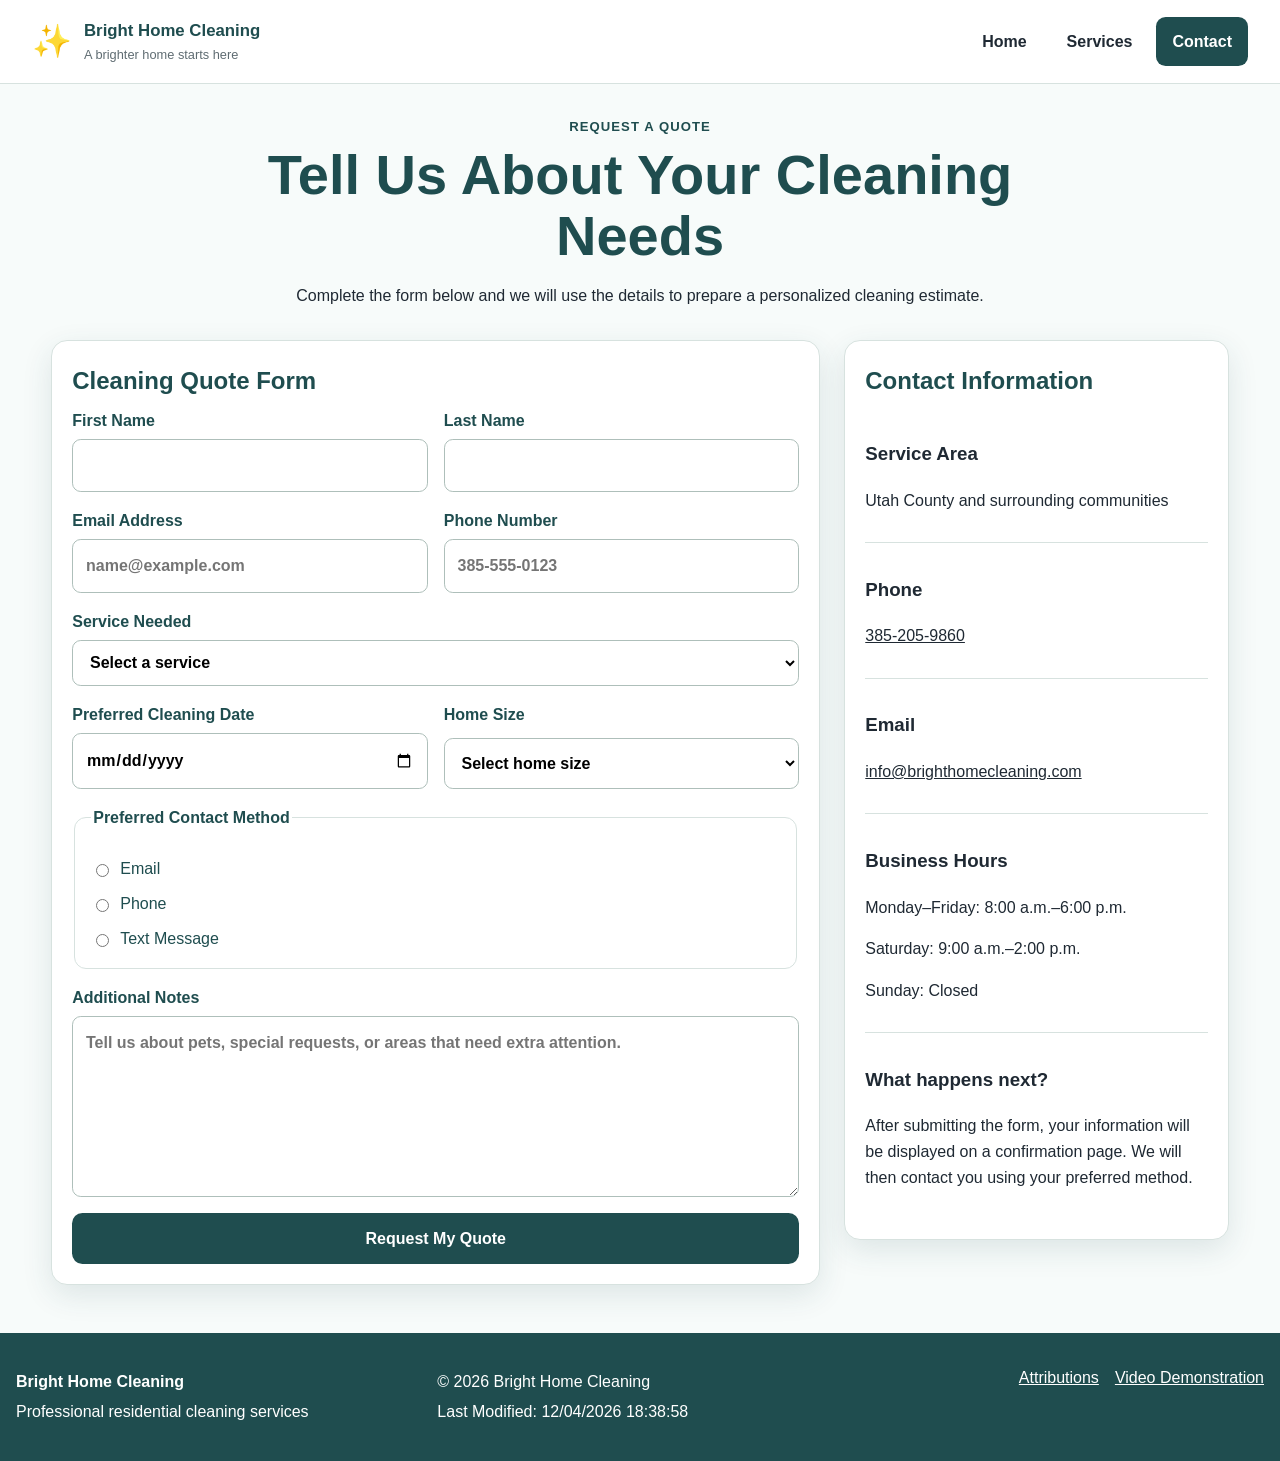
<file: finalproject/contact.html>
<!DOCTYPE html>
<html lang="en">
<head>
  <meta charset="UTF-8">
  <meta name="viewport" content="width=device-width, initial-scale=1.0">

  <meta
    name="description"
    content="Request a cleaning quote from Bright Home Cleaning and tell us about your home, preferred service, and cleaning schedule."
  >
  <meta name="author" content="Tanny Santos">

  <meta
  property="og:title"
  content="Bright Home Cleaning | Request a Cleaning Quote"
>
  <meta
    property="og:description"
    content="Request a personalized cleaning quote from Bright Home Cleaning."
  >
  <meta
    property="og:image"
    content="https://tannyhelens.github.io/wdd231/finalproject/images/hero-cleaning.webp"
  >
  <meta
    property="og:url"
    content="https://tannyhelens.github.io/wdd231/finalproject/contact.html"
  >
  <meta property="og:type" content="website">

  <title>Bright Home Cleaning | Contact</title>

  <link rel="icon" href="images/favicon.ico">

  <link rel="preconnect" href="https://fonts.googleapis.com">
  <link rel="preconnect" href="https://fonts.gstatic.com" crossorigin>
  <link href="https://fonts.googleapis.com/css2?family=Poppins:wght@400;500;600;700&family=Open+Sans:wght@400;500;600&display=swap" rel="stylesheet">

  <link rel="stylesheet" href="styles/small.css">
  <link rel="stylesheet" href="styles/larger.css">

  <script type="module" src="scripts/main.js"></script>
  <script type="module" src="scripts/contact.js"></script>
</head>

<body>
  <header>
    <a class="brand" href="index.html">
      <span class="brand-icon" aria-hidden="true">✨</span>

      <div>
        <span class="brand-name">Bright Home Cleaning</span>
        <span class="brand-tagline">A brighter home starts here</span>
      </div>
    </a>

    <button
      id="menu"
      type="button"
      aria-label="Open navigation menu"
      aria-expanded="false"
    >
      ☰
    </button>

    <nav id="navigation">
      <a href="index.html">Home</a>
      <a href="services.html">Services</a>
      <a href="contact.html" class="active">Contact</a>
    </nav>
  </header>

  <main>
    <section class="page-heading">
      <p class="eyebrow">Request a quote</p>
      <h1>Tell Us About Your Cleaning Needs</h1>
      <p>
        Complete the form below and we will use the details to prepare
        a personalized cleaning estimate.
      </p>
    </section>

    <section class="contact-layout">
      <div class="form-container">
        <h2>Cleaning Quote Form</h2>

        <form method="get" action="form-action.html" id="quote-form">
          <div class="form-grid">
            <label>
              First Name
              <input
                type="text"
                name="firstName"
                id="first-name"
                autocomplete="given-name"
                required
              >
            </label>

            <label>
              Last Name
              <input
                type="text"
                name="lastName"
                id="last-name"
                autocomplete="family-name"
                required
              >
            </label>
          </div>

          <div class="form-grid">
            <label>
              Email Address
              <input
                type="email"
                name="email"
                id="email"
                autocomplete="email"
                placeholder="name@example.com"
                required
              >
            </label>

            <label>
              Phone Number
              <input
                type="tel"
                name="phone"
                id="phone"
                autocomplete="tel"
                placeholder="385-555-0123"
                required
              >
            </label>
          </div>

          <label>
            Service Needed
            <select name="service" id="service-select" required>
              <option value="">Select a service</option>
            </select>
          </label>

          <div class="form-grid">
            <label>
              Preferred Cleaning Date
              <input
                type="date"
                name="cleaningDate"
                id="cleaning-date"
                required
              >
            </label>

            <label>
              Home Size
              <select name="homeSize" id="home-size" required>
                <option value="">Select home size</option>
                <option value="Studio or 1 Bedroom">
                  Studio or 1 Bedroom
                </option>
                <option value="2 Bedrooms">2 Bedrooms</option>
                <option value="3 Bedrooms">3 Bedrooms</option>
                <option value="4 Bedrooms">4 Bedrooms</option>
                <option value="5 or More Bedrooms">
                  5 or More Bedrooms
                </option>
              </select>
            </label>
          </div>

          <fieldset>
            <legend>Preferred Contact Method</legend>

            <label class="radio-option">
              <input
                type="radio"
                name="contactMethod"
                value="Email"
                required
              >
              Email
            </label>

            <label class="radio-option">
              <input
                type="radio"
                name="contactMethod"
                value="Phone"
              >
              Phone
            </label>

            <label class="radio-option">
              <input
                type="radio"
                name="contactMethod"
                value="Text Message"
              >
              Text Message
            </label>
          </fieldset>

          <label>
            Additional Notes
            <textarea
              name="notes"
              id="notes"
              rows="6"
              placeholder="Tell us about pets, special requests, or areas that need extra attention."
            ></textarea>
          </label>

          <input type="hidden" name="submittedAt" id="submitted-at">

          <button class="button primary-button" type="submit">
            Request My Quote
          </button>
        </form>
      </div>

      <aside class="contact-information">
        <h2>Contact Information</h2>

        <div class="contact-detail">
          <h3>Service Area</h3>
          <p>Utah County and surrounding communities</p>
        </div>

        <div class="contact-detail">
          <h3>Phone</h3>
          <p>
            <a href="tel:+13852059860">385-205-9860</a>
          </p>
        </div>

        <div class="contact-detail">
          <h3>Email</h3>
          <p>
            <a href="mailto:info@brighthomecleaning.com">
              info@brighthomecleaning.com
            </a>
          </p>
        </div>

        <div class="contact-detail">
          <h3>Business Hours</h3>
          <p>Monday–Friday: 8:00 a.m.–6:00 p.m.</p>
          <p>Saturday: 9:00 a.m.–2:00 p.m.</p>
          <p>Sunday: Closed</p>
        </div>

        <div class="contact-note">
          <h3>What happens next?</h3>
          <p>
            After submitting the form, your information will be displayed
            on a confirmation page. We will then contact you using your
            preferred method.
          </p>
        </div>
      </aside>
    </section>
  </main>

  <footer>
    <div>
      <p><strong>Bright Home Cleaning</strong></p>
      <p>Professional residential cleaning services</p>
    </div>

    <div>
      <p>
        © <span id="current-year"></span> Bright Home Cleaning
      </p>
      <p id="last-modified"></p>
    </div>

    <div class="footer-links">
      <a href="attributions.html">Attributions</a>
      <a
        href="https://youtu.be/tysVxLmjZlg"
        id="video-link"
        target="_blank"
        rel="noopener"
      >
  Video Demonstration
</a>
    </div>
  </footer>
</body>
</html>
</file>
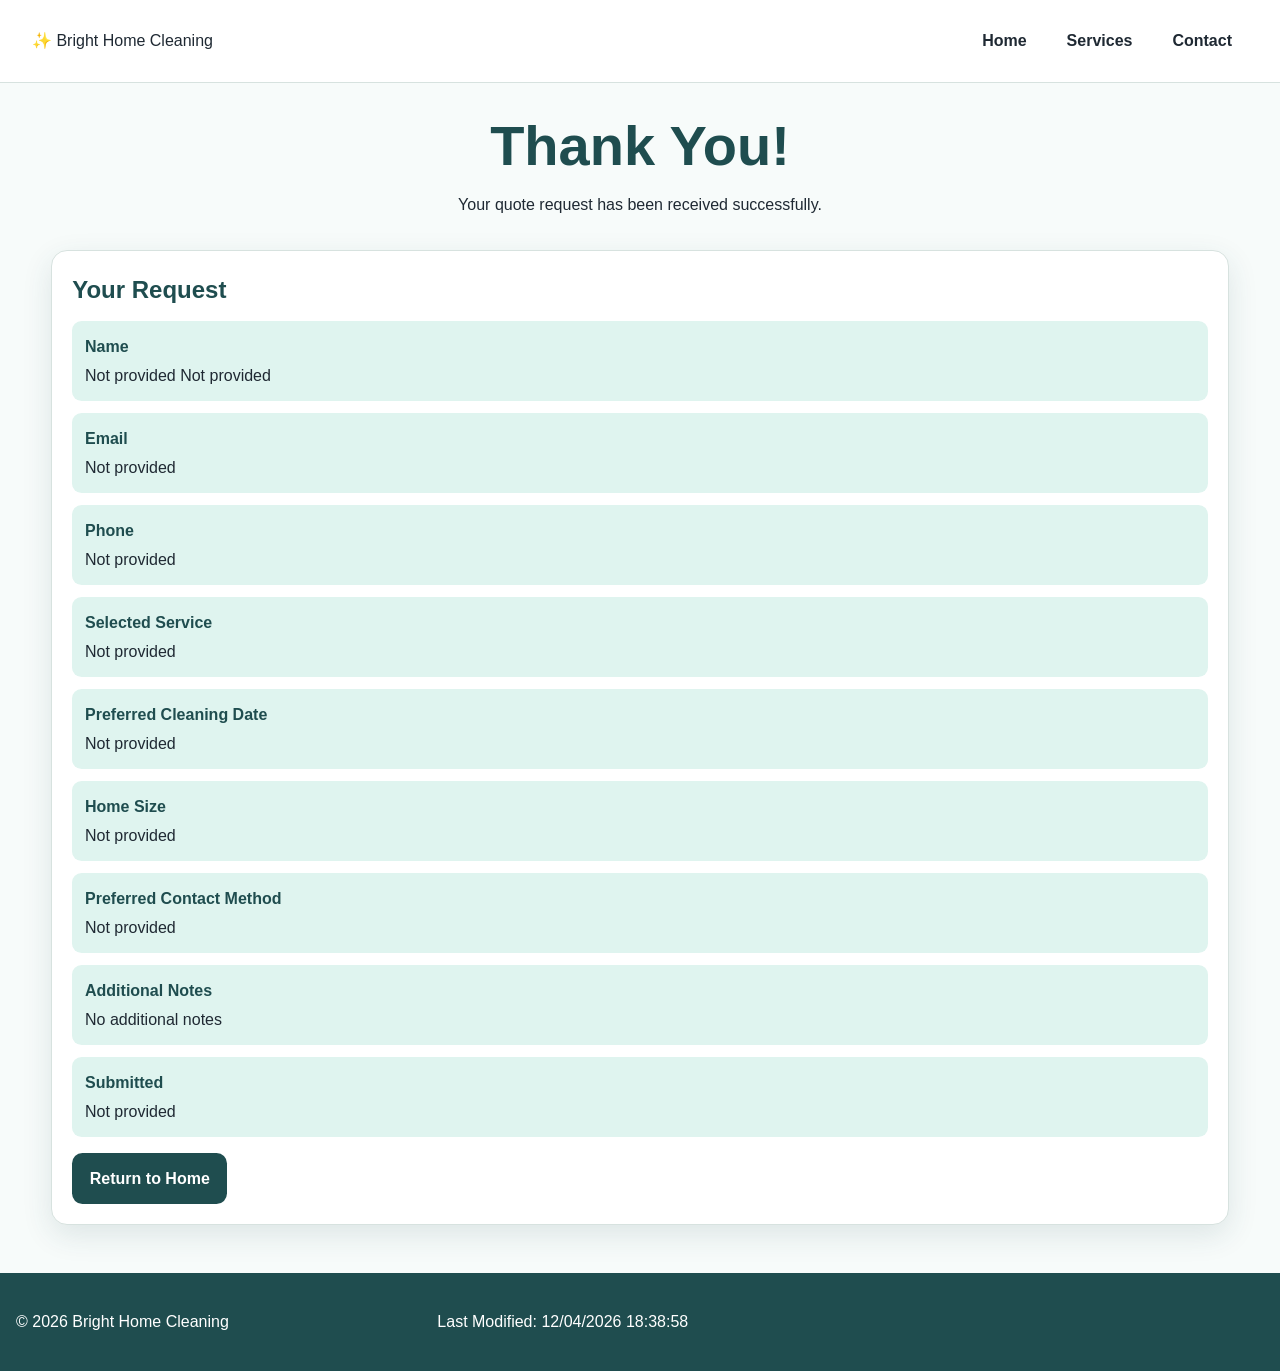
<file: finalproject/form-action.html>
<!DOCTYPE html>
<html lang="en">
<head>
<meta charset="UTF-8">
<meta name="viewport" content="width=device-width, initial-scale=1.0">

<title>Quote Request Submitted</title>

<meta name="description"
content="Bright Home Cleaning quote request confirmation.">

<meta name="author"
content="Tanny Santos">

<link rel="preconnect" href="https://fonts.googleapis.com">
<link rel="preconnect" href="https://fonts.gstatic.com" crossorigin>
<link href="https://fonts.googleapis.com/css2?family=Poppins:wght@400;500;600;700&family=Open+Sans:wght@400;500;600&display=swap" rel="stylesheet">

<link rel="stylesheet" href="styles/small.css">
<link rel="stylesheet" href="styles/larger.css">

<script type="module" src="scripts/main.js"></script>
<script defer src="scripts/form-action.js"></script>

</head>

<body>

<header>

<a class="brand" href="index.html">
✨ Bright Home Cleaning
</a>

<nav>

<a href="index.html">Home</a>

<a href="services.html">Services</a>

<a href="contact.html">Contact</a>

</nav>

</header>

<main>

<section class="page-heading">

<h1>Thank You!</h1>

<p>
Your quote request has been received successfully.
</p>

</section>

<section class="confirmation-card">

<h2>Your Request</h2>

<div id="submitted-information"></div>

<a class="button primary-button"
href="index.html">

Return to Home

</a>

</section>

</main>

<footer>

<p>

© <span id="current-year"></span>

Bright Home Cleaning

</p>

<p id="last-modified"></p>

</footer>

</body>

</html>
</file>
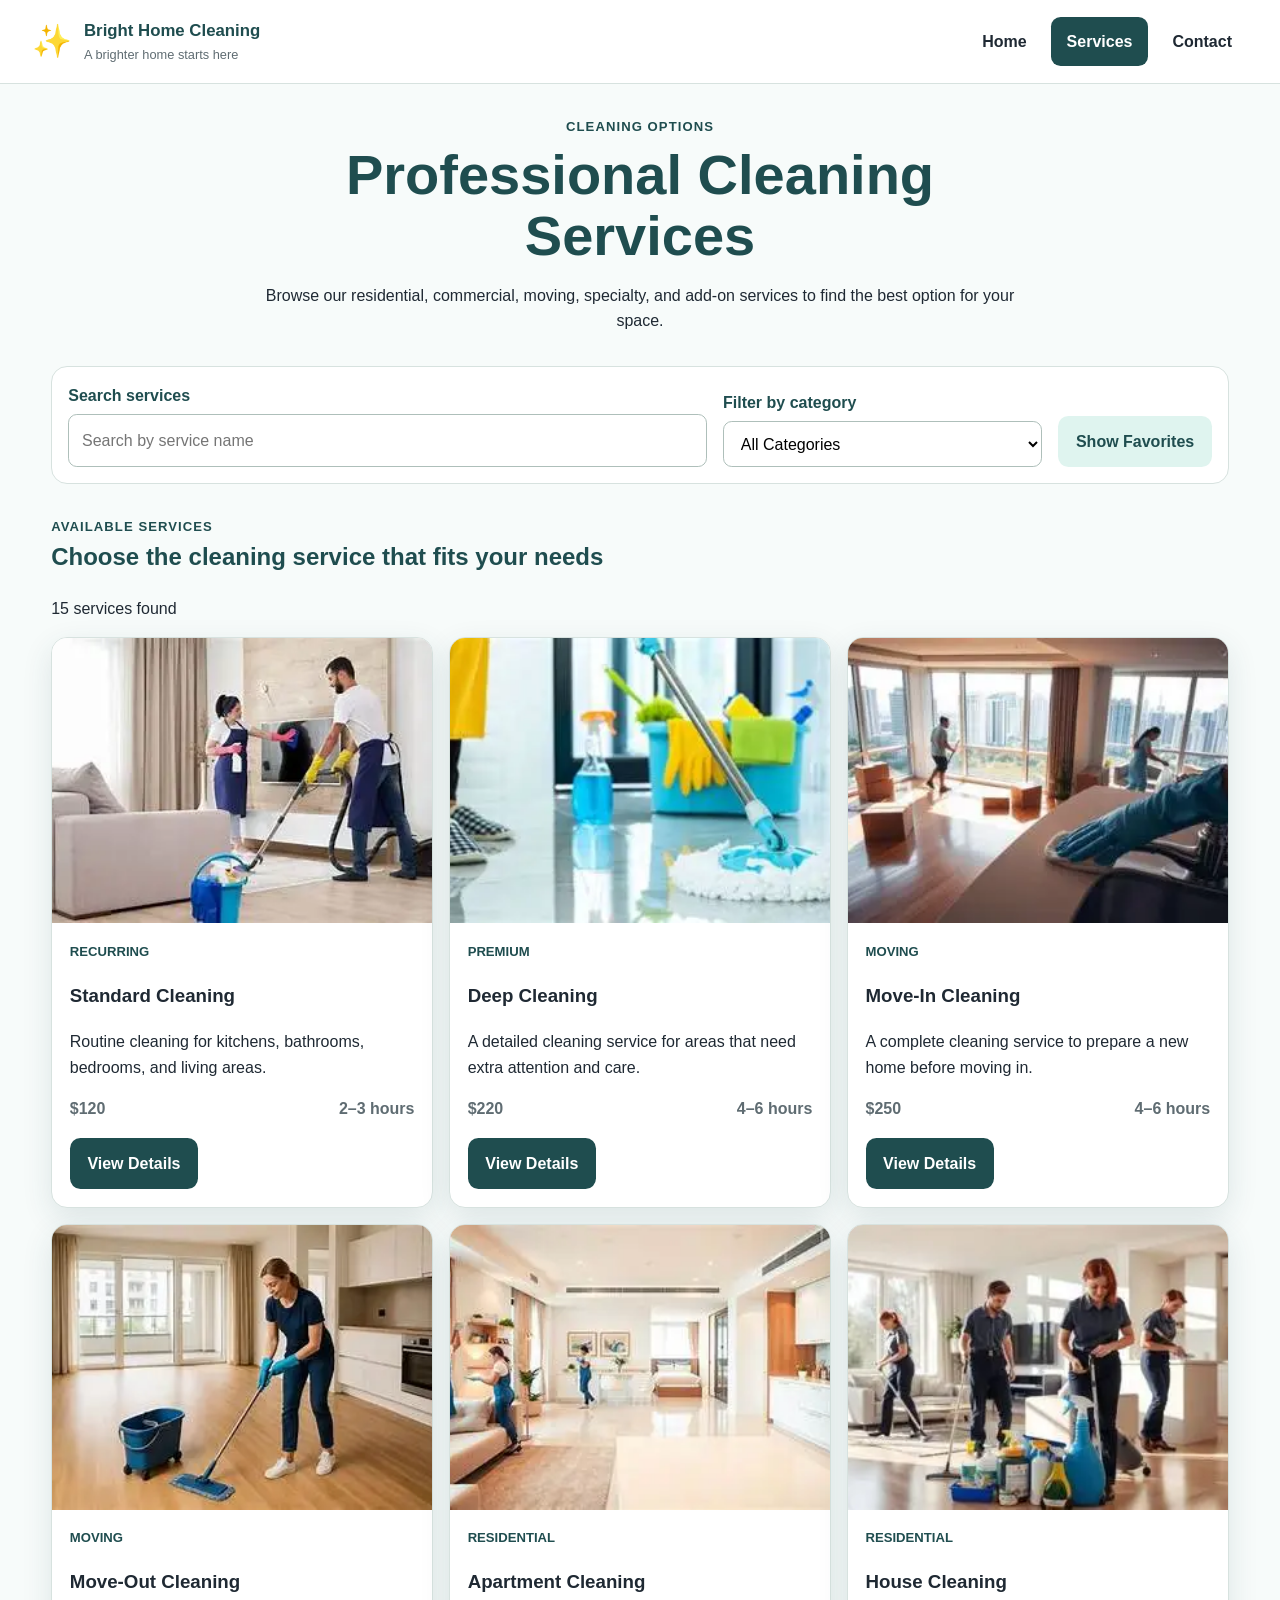
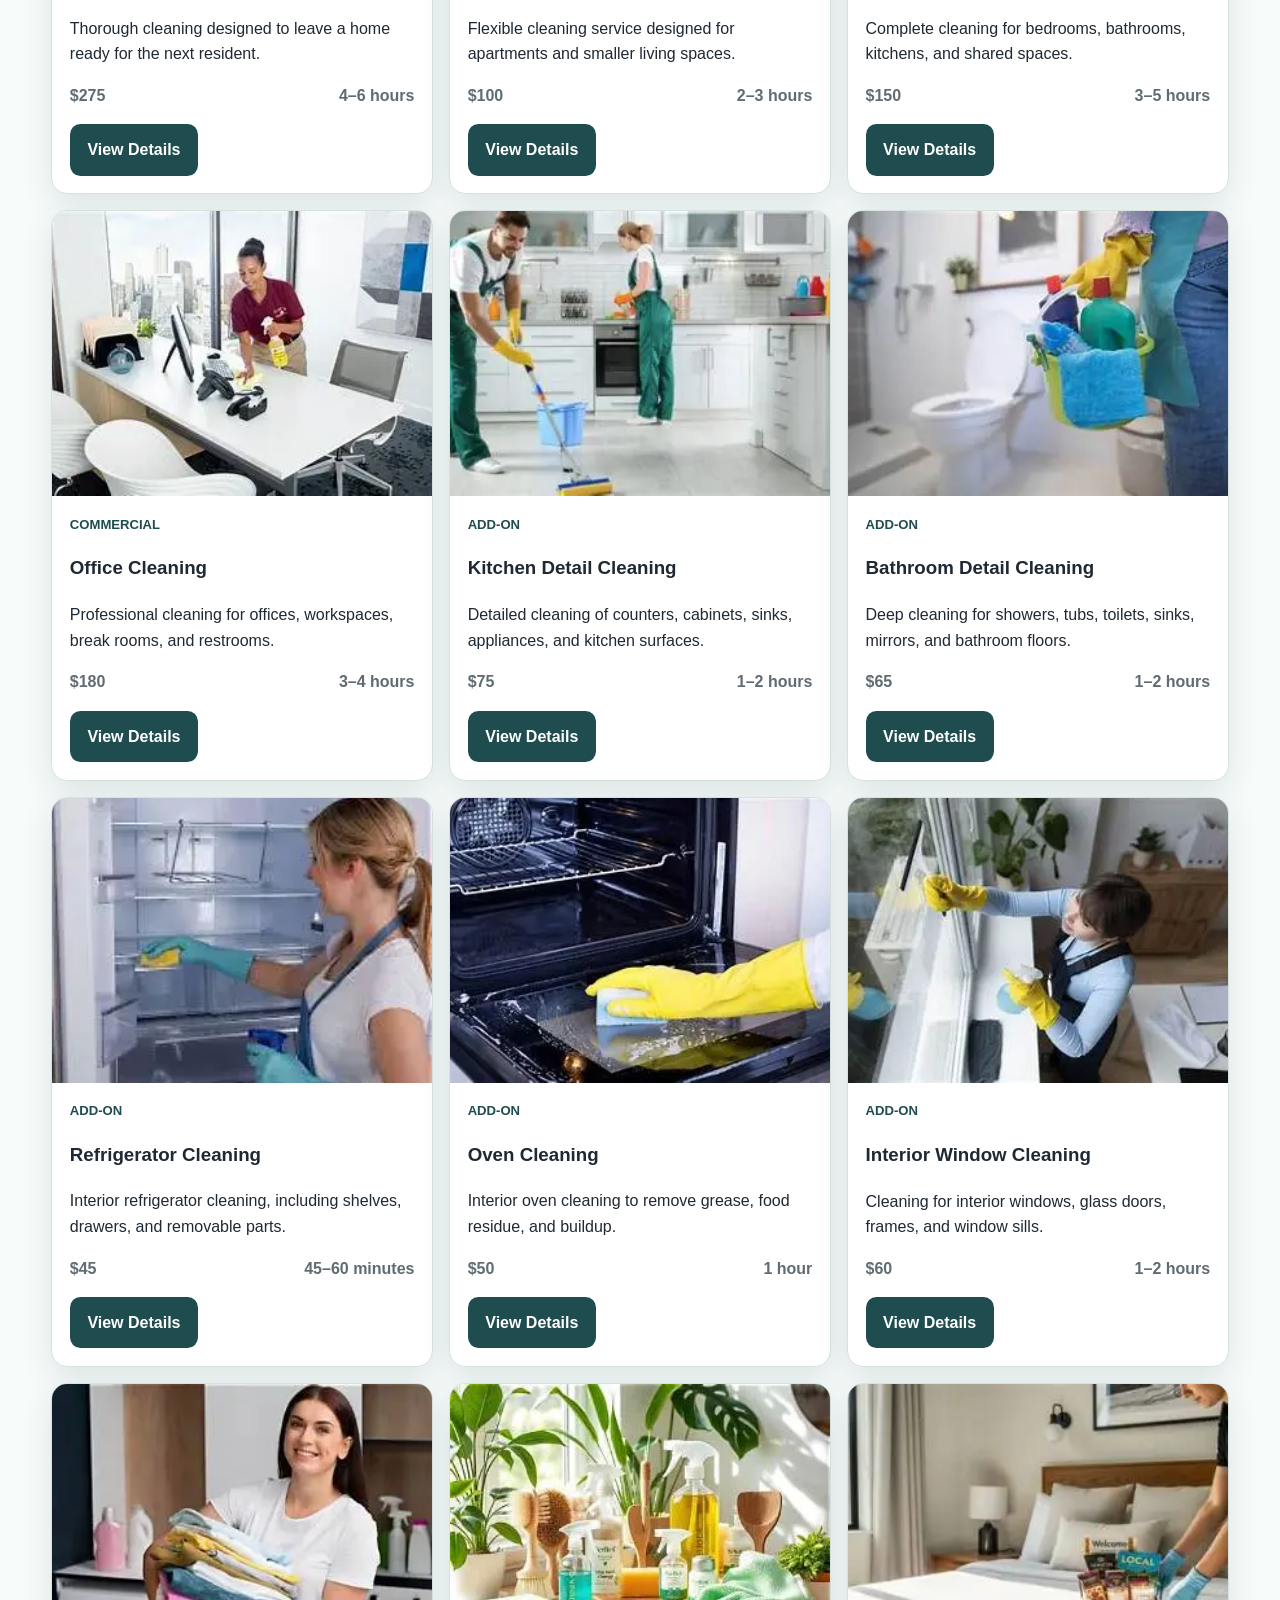
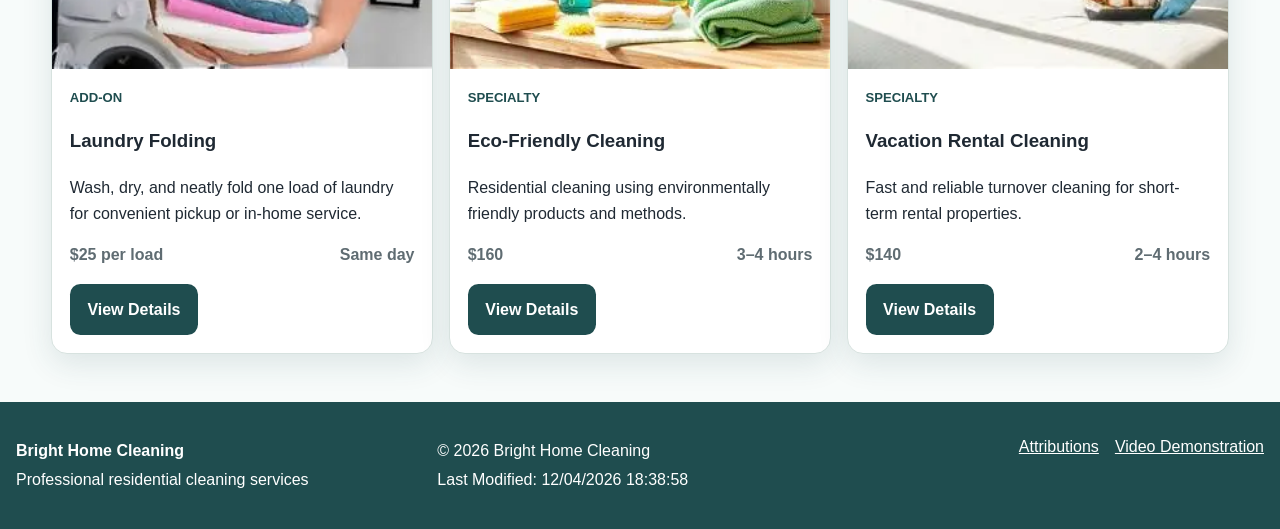
<file: finalproject/services.html>
<!DOCTYPE html>
<html lang="en">
<head>
  <meta charset="UTF-8">
  <meta name="viewport" content="width=device-width, initial-scale=1.0">

  <meta
    name="description"
    content="Explore residential, commercial, specialty, moving, and add-on cleaning services from Bright Home Cleaning."
  >
  <meta name="author" content="Tanny Santos">

  <meta
  property="og:title"
  content="Bright Home Cleaning | Professional Cleaning Services"
>
  <meta
    property="og:description"
    content="Browse professional cleaning services for homes, apartments, offices, and rental properties."
  >
  <meta
    property="og:image"
    content="https://tannyhelens.github.io/wdd231/finalproject/images/deep-cleaning.webp"
  >
  <meta
    property="og:url"
    content="https://tannyhelens.github.io/wdd231/finalproject/services.html"
  >
  <meta property="og:type" content="website">

  <title>Bright Home Cleaning | Services</title>

  <link rel="icon" href="images/favicon.ico">

  <link rel="preconnect" href="https://fonts.googleapis.com">
  <link rel="preconnect" href="https://fonts.gstatic.com" crossorigin>
  <link href="https://fonts.googleapis.com/css2?family=Poppins:wght@400;500;600;700&family=Open+Sans:wght@400;500;600&display=swap" rel="stylesheet">

  <link rel="stylesheet" href="styles/small.css">
  <link rel="stylesheet" href="styles/larger.css">

  <script type="module" src="scripts/main.js"></script>
  <script type="module" src="scripts/services.js"></script>
</head>

<body>
  <header>
    <a class="brand" href="index.html">
      <span class="brand-icon" aria-hidden="true">✨</span>

      <div>
        <span class="brand-name">Bright Home Cleaning</span>
        <span class="brand-tagline">A brighter home starts here</span>
      </div>
    </a>

    <button
      id="menu"
      type="button"
      aria-label="Open navigation menu"
      aria-expanded="false"
    >
      ☰
    </button>

    <nav id="navigation">
      <a href="index.html">Home</a>
      <a href="services.html" class="active">Services</a>
      <a href="contact.html">Contact</a>
    </nav>
  </header>

  <main>
    <section class="page-heading">
      <p class="eyebrow">Cleaning options</p>
      <h1>Professional Cleaning Services</h1>
      <p>
        Browse our residential, commercial, moving, specialty, and
        add-on services to find the best option for your space.
      </p>
    </section>

    <section class="service-tools" aria-label="Service filters">
      <div class="search-control">
        <label for="service-search">Search services</label>
        <input
          type="search"
          id="service-search"
          name="service-search"
          placeholder="Search by service name"
        >
      </div>

      <div class="filter-control">
        <label for="category-filter">Filter by category</label>

        <select id="category-filter" name="category-filter">
          <option value="All">All Categories</option>
          <option value="Recurring">Recurring</option>
          <option value="Premium">Premium</option>
          <option value="Moving">Moving</option>
          <option value="Residential">Residential</option>
          <option value="Commercial">Commercial</option>
          <option value="Add-on">Add-on</option>
          <option value="Specialty">Specialty</option>
        </select>
      </div>

      <button id="show-favorites" class="button secondary-button" type="button">
        Show Favorites
      </button>
    </section>

    <section class="services-section">
      <div class="section-heading">
        <p class="eyebrow">Available services</p>
        <h2>Choose the cleaning service that fits your needs</h2>
      </div>

      <p id="service-count" aria-live="polite"></p>

      <div id="services-container" class="service-grid">
        <p class="loading-message">Loading services...</p>
      </div>
    </section>

    <dialog id="service-dialog">
      <button
        id="close-dialog"
        class="dialog-close"
        type="button"
        aria-label="Close service details"
      >
        ×
      </button>

      <div id="dialog-content"></div>
    </dialog>
  </main>

  <footer>
    <div>
      <p><strong>Bright Home Cleaning</strong></p>
      <p>Professional residential cleaning services</p>
    </div>

    <div>
      <p>
        © <span id="current-year"></span> Bright Home Cleaning
      </p>
      <p id="last-modified"></p>
    </div>

    <div class="footer-links">
      <a href="attributions.html">Attributions</a>
      <a
         href="https://youtu.be/tysVxLmjZlg"
         id="video-link"
         target="_blank"
         rel="noopener"
      >
  Video Demonstration
</a>
    </div>
  </footer>
</body>
</html>
</file>
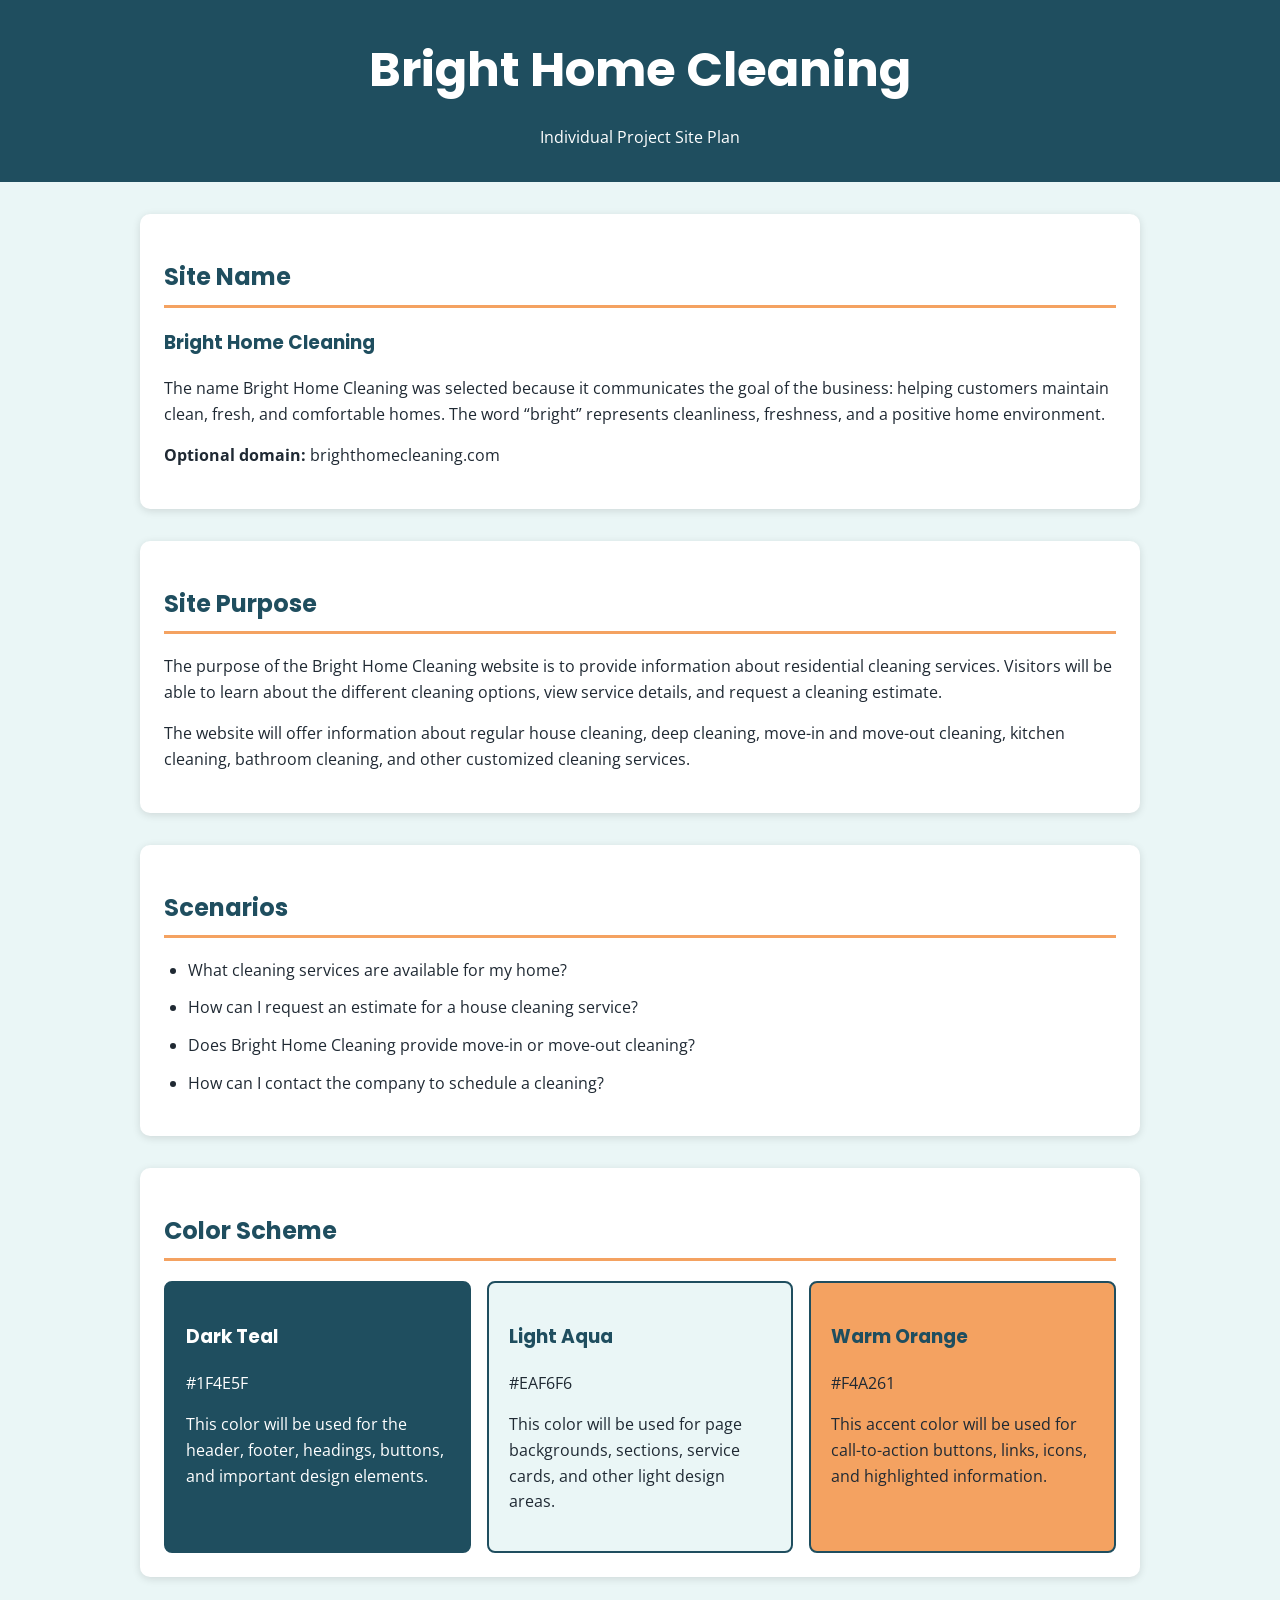
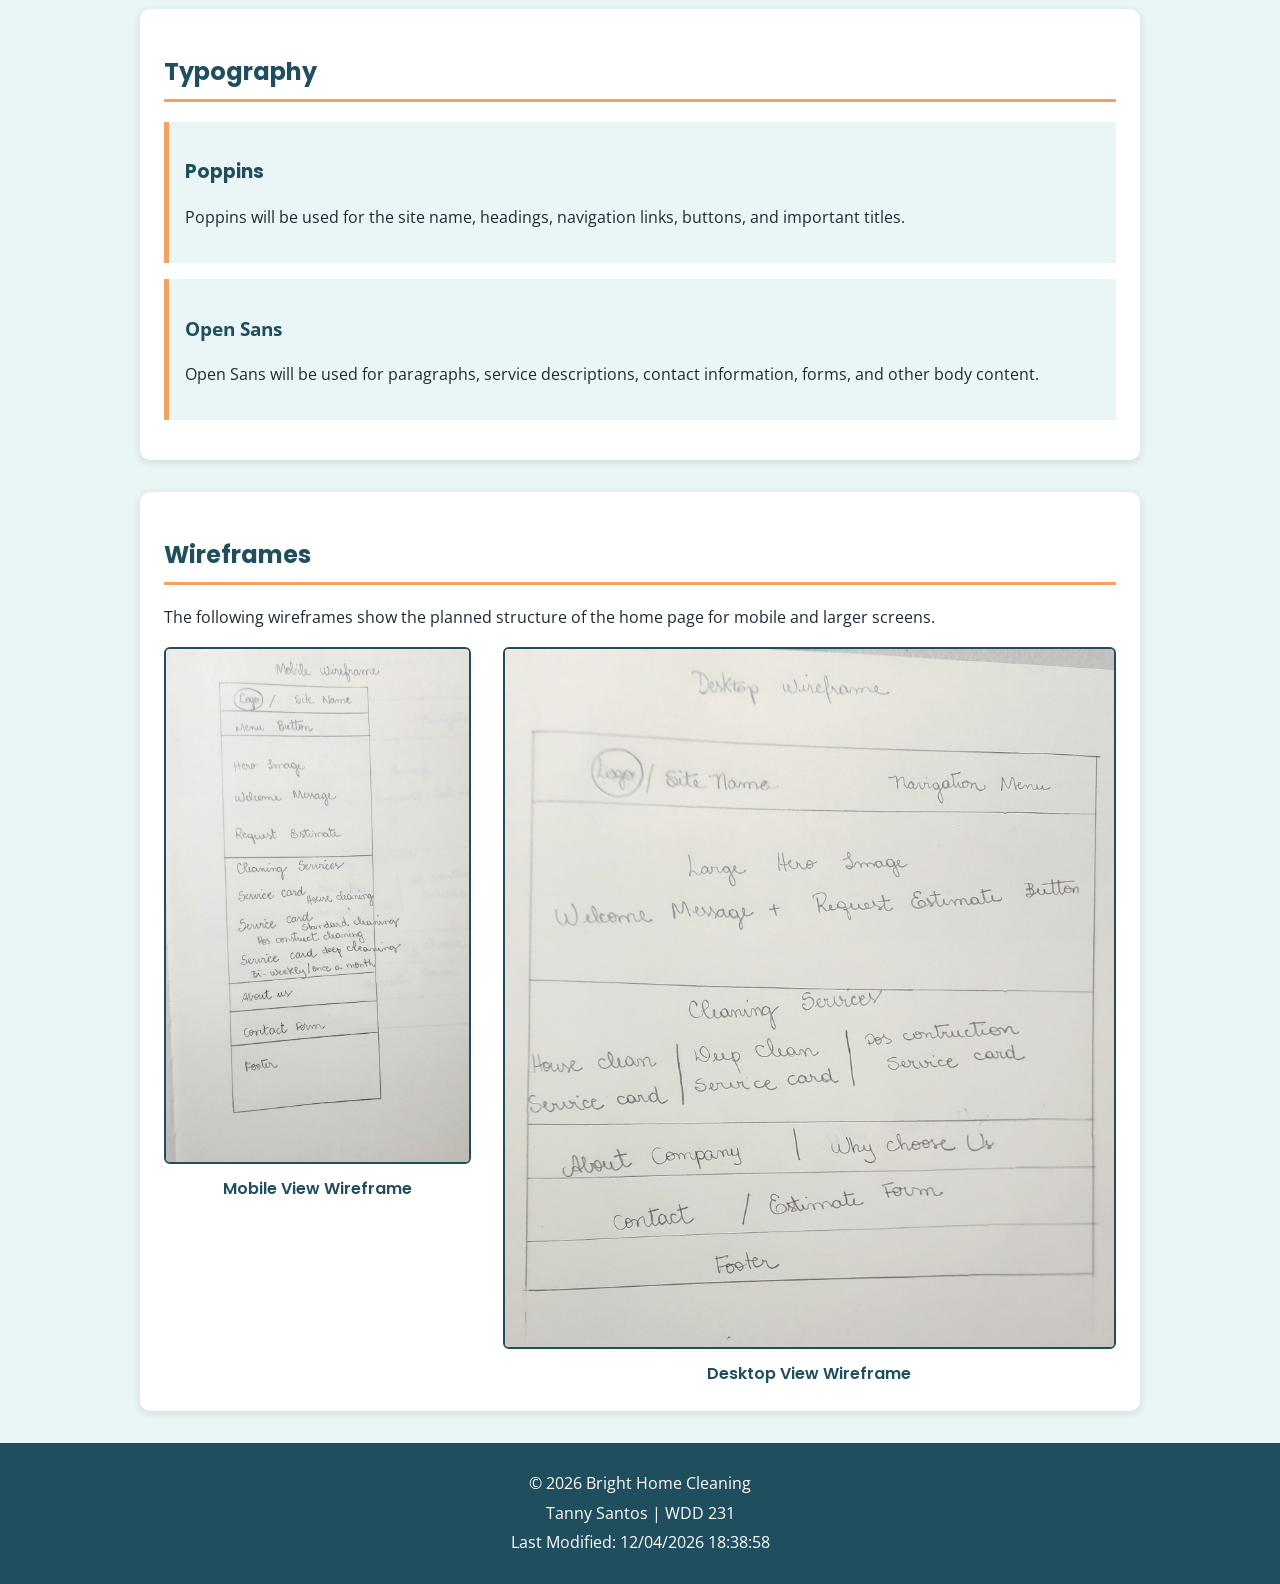
<file: siteplan/siteplan.html>
<!DOCTYPE html>
<html lang="en">
<head>
  <meta charset="UTF-8">
  <meta name="viewport" content="width=device-width, initial-scale=1.0">

  <meta
    name="description"
    content="Site plan for Bright Home Cleaning, a residential cleaning service website."
  >
  <meta name="author" content="Tanny Santos">

  <title>Bright Home Cleaning Site Plan</title>

  <link rel="preconnect" href="https://fonts.googleapis.com">
  <link rel="preconnect" href="https://fonts.gstatic.com" crossorigin>

  <link
    href="https://fonts.googleapis.com/css2?family=Open+Sans:wght@400;600&family=Poppins:wght@600;700&display=swap"
    rel="stylesheet"
  >

  <link rel="stylesheet" href="styles/siteplan.css">
</head>

<body>
  <header>
    <h1>Bright Home Cleaning</h1>
    <p>Individual Project Site Plan</p>
  </header>

  <main>
    <section>
      <h2>Site Name</h2>

      <h3>Bright Home Cleaning</h3>

      <p>
        The name Bright Home Cleaning was selected because it communicates
        the goal of the business: helping customers maintain clean, fresh,
        and comfortable homes. The word “bright” represents cleanliness,
        freshness, and a positive home environment.
      </p>

      <p>
        <strong>Optional domain:</strong> brighthomecleaning.com
      </p>
    </section>

    <section>
      <h2>Site Purpose</h2>

      <p>
        The purpose of the Bright Home Cleaning website is to provide
        information about residential cleaning services. Visitors will be
        able to learn about the different cleaning options, view service
        details, and request a cleaning estimate.
      </p>

      <p>
        The website will offer information about regular house cleaning,
        deep cleaning, move-in and move-out cleaning, kitchen cleaning,
        bathroom cleaning, and other customized cleaning services.
      </p>
    </section>

    <section>
      <h2>Scenarios</h2>

      <ul>
        <li>
          What cleaning services are available for my home?
        </li>

        <li>
          How can I request an estimate for a house cleaning service?
        </li>

        <li>
          Does Bright Home Cleaning provide move-in or move-out cleaning?
        </li>

        <li>
          How can I contact the company to schedule a cleaning?
        </li>
      </ul>
    </section>

    <section>
      <h2>Color Scheme</h2>

      <div class="color-container">
        <article class="color-card primary-color">
          <h3>Dark Teal</h3>
          <p>#1F4E5F</p>
          <p>
            This color will be used for the header, footer, headings,
            buttons, and important design elements.
          </p>
        </article>

        <article class="color-card secondary-color">
          <h3>Light Aqua</h3>
          <p>#EAF6F6</p>
          <p>
            This color will be used for page backgrounds, sections,
            service cards, and other light design areas.
          </p>
        </article>

        <article class="color-card accent-color">
          <h3>Warm Orange</h3>
          <p>#F4A261</p>
          <p>
            This accent color will be used for call-to-action buttons,
            links, icons, and highlighted information.
          </p>
        </article>
      </div>
    </section>

    <section>
      <h2>Typography</h2>

      <div class="typography-example">
        <h3 class="heading-font">Poppins</h3>

        <p>
          Poppins will be used for the site name, headings, navigation
          links, buttons, and important titles.
        </p>
      </div>

      <div class="typography-example">
        <h3 class="body-font">Open Sans</h3>

        <p>
          Open Sans will be used for paragraphs, service descriptions,
          contact information, forms, and other body content.
        </p>
      </div>
    </section>

    <section>
      <h2>Wireframes</h2>

      <p>
        The following wireframes show the planned structure of the home page
        for mobile and larger screens.
      </p>

      <div class="wireframe-container">
        <figure>
          <img
            src="images/wireframe-mobile.jpg"
            alt="Hand-drawn mobile wireframe for the Bright Home Cleaning home page"
          >
          <figcaption>Mobile View Wireframe</figcaption>
        </figure>

        <figure>
          <img
            src="images/wireframe-desktop.jpg"
            alt="Hand-drawn desktop wireframe for the Bright Home Cleaning home page"
          >
          <figcaption>Desktop View Wireframe</figcaption>
        </figure>
      </div>
    </section>
  </main>

  <footer>
    <p>
      © <span id="current-year"></span> Bright Home Cleaning
    </p>
    <p>Tanny Santos | WDD 231</p>

    <p id="last-modified"></p>
</footer>

<script src="scripts/siteplan.js"></script>
    
</body>
</html>
</file>
<file: styles/small.css>
* {
    box-sizing: border-box;
}

body {
    margin: 0;
    font-family: "Poppins", sans-serif;
    color: #222;
    background-color: #f4f4f4;
}

header {
    background-color: #354e78;
    color: white;
    padding: 1rem;
}

.site-branding {
    display: flex;
    align-items: center;
    gap: 1rem;
}

.site-branding img {
    width: 60px;
    height: auto;
}

.site-branding span {
    font-size: 1.5rem;
    font-weight: 700;
}

nav {
    display: none;
}

nav.open {
    display: flex;
    flex-direction: column;
    gap: .5rem;
    margin-top: 1rem;
}

nav a {
    color: white;
    text-decoration: none;
    padding: .75rem;
    border-radius: 5px;
}

nav a:hover {
    background-color: #2a3f61;
}

#menu {
    background: none;
    border: none;
    color: white;
    font-size: 2rem;
    cursor: pointer;
}

main {
    max-width: 900px;
    margin: 0 auto;
    padding: 1rem;
}

h1 {
    text-align: center;
}

section {
    background-color: white;
    margin-bottom: 1rem;
    padding: 1rem;
    border-radius: 8px;
}

h2 {
    margin-top: 0;
    background-color: #354e78;
    color: white;
    padding: .75rem;
    border-radius: 5px;
}

.photo img {
    display: block;
    margin: 0 auto;
    max-width: 100%;
    height: auto;
    border-radius: 8px;
}

.course-buttons {
    display: flex;
    justify-content: center;
    gap: 1rem;
    margin: 1.5rem 0;
}

.course-buttons button {
    padding: .8rem 1.6rem;
    border-radius: 8px;
    border: 2px solid #354e78;
    background: white;
    color: #354e78;
    font-weight: 600;
    cursor: pointer;
    transition: .3s;
}

.course-buttons button:hover {
    background: #354e78;
    color: white;
}

.course-buttons button.active {
    background: #354e78;
    color: white;
}

#course-container {
    display: grid;
    gap: 1rem;
}

.course-card {
    background-color: #ffffff;
    border: 1px solid #d4d9e2;
    border-radius: 10px;
    padding: 1.2rem;
    text-align: center;
    transition: all 0.3s ease;
    box-shadow: 0 2px 6px rgba(0, 0, 0, 0.08);
}

.course-card h3 {
    color: #1f3d6d;
    margin-top: .5rem;
    margin-bottom: .8rem;
    font-size: 1.3rem;
}

.course-card p {
    margin: .5rem 0;
    color: #333;
}

.course-card.completed {
    background-color: #eef6ff;
    border: 1px solid #9ec5fe;
}

.course-card.completed h3 {
    color: #1f3d6d;
}

.course-card.completed::before {
    content: "✔";
    display: flex;
    justify-content: center;
    align-items: center;
    width: 34px;
    height: 34px;
    margin: 0 auto 12px;
    border-radius: 50%;
    background-color: #1f4f91;
    color: white;
    font-size: 1rem;
    font-weight: bold;
}

.course-card:not(.completed)::before {
    content: "";
    display: block;
    width: 34px;
    height: 34px;
    margin: 0 auto 12px;
    border-radius: 50%;
    background-color: #c8c8c8;
}

.course-card:hover {
    transform: translateY(-4px);
    box-shadow: 0 8px 16px rgba(0,0,0,.12);
}

footer {
    background-color: #354e78;
    color: white;
    text-align: center;
    padding: 1rem;
}

.social {
    display: flex;
    justify-content: center;
    gap: 1rem;
    margin-bottom: 1rem;
}

.social a {
    color: white;
    text-decoration: none;
}

.social a:hover {
    text-decoration: underline;
}
</file>
<file: styles/larger.css>
@media screen and (min-width: 768px) {
    header {
        display: flex;
        justify-content: space-between;
        align-items: center;
    }

    #menu {
        display: none;
    }

    nav {
        display: flex;
        gap: 1rem;
    }

    nav a {
        color: white;
        text-decoration: none;
        padding: .75rem;
    }

    nav a:hover {
        background-color: #2a3f61;
        border-radius: 5px;
    }

    main {
        display: grid;
        grid-template-columns: 2fr 1fr;
        gap: 1rem;
    }

    h1,
    .courses {
        grid-column: 1 / 3;
    }

    #course-container {
        grid-template-columns: repeat(3, 1fr);
    }
}
</file>
<file: chamber/styles/small.css>
:root {
  --primary: #0077b6;
  --primary-dark: #005f8f;
  --secondary: #90e0ef;
  --background: #fffdf5;
  --card: #ffffff;
  --accent: #ffb703;
  --green: #2a9d8f;
  --text: #264653;
  --white: #ffffff;
  --border: #d6eaf3;
  --shadow: 0 4px 12px rgba(0, 0, 0, 0.15);
}

* {
  box-sizing: border-box;
}

body {
  margin: 0;
  font-family: "Poppins", Arial, Helvetica, sans-serif;
  background-color: var(--background);
  color: var(--text);
  line-height: 1.5;
}

img {
  display: block;
  max-width: 100%;
  height: auto;
}

a {
  color: var(--primary);
}

/* HEADER */

header {
  background-color: var(--primary);
  color: var(--white);
  padding: 1rem;
}

.site-branding {
  display: flex;
  align-items: center;
  gap: 0.9rem;
}

.site-branding img {
  width: 85px;
  height: 85px;
  object-fit: contain;
  border-radius: 50%;
  flex-shrink: 0;
}

.site-branding span {
  display: block;
}

.site-name {
  font-size: 1.2rem;
  font-weight: 700;
}

.site-description {
  font-size: 0.85rem;
}

#menu {
  display: block;
  margin-left: auto;
  margin-top: 0.75rem;
  padding: 0.55rem 0.8rem;
  border: none;
  border-radius: 8px;
  background-color: var(--accent);
  color: var(--text);
  font-size: 1.5rem;
  cursor: pointer;
}

nav {
  display: none;
  flex-direction: column;
  margin-top: 1rem;
}

nav.open {
  display: flex;
}

nav a {
  display: block;
  padding: 0.85rem;
  color: var(--white);
  text-align: center;
  text-decoration: none;
  border-radius: 8px;
}

nav a:hover,
nav a.active {
  background-color: var(--secondary);
  color: var(--text);
}

/* MAIN */

main {
  width: min(100% - 2rem, 1200px);
  margin: 0 auto;
  padding: 1.5rem 0;
}

main > h1 {
  margin: 0 0 1.5rem;
  color: var(--primary);
  text-align: center;
}

/* DIRECTORY PAGE */

.directory-controls {
  margin-bottom: 1.5rem;
  text-align: center;
}

.directory-controls h2 {
  margin-bottom: 0.75rem;
}

.view-buttons {
  display: flex;
  justify-content: center;
  gap: 0.75rem;
  flex-wrap: wrap;
}

.view-buttons button {
  padding: 0.7rem 1.2rem;
  border: none;
  border-radius: 8px;
  background-color: var(--primary);
  color: var(--white);
  font-weight: 700;
  cursor: pointer;
}

.view-buttons button:hover,
.view-buttons button.active {
  background-color: var(--accent);
  color: var(--text);
}

.member-container {
  width: 100%;
}

.member-container.grid {
  display: grid;
  grid-template-columns: 1fr;
  gap: 1rem;
}

.member-card {
  width: 100%;
  max-width: 340px;
  margin: 0 auto;
  padding: 1rem;
  background-color: var(--card);
  border: 1px solid var(--border);
  border-radius: 8px;
  box-shadow: var(--shadow);
  text-align: center;
}

.member-card img {
  width: 260px;
  height: 160px;
  margin: 0 auto 1rem;
  object-fit: cover;
  border-radius: 6px;
}

.member-card h2 {
  margin: 0.5rem 0;
  color: var(--primary);
}

.member-card p {
  margin: 0.35rem 0;
}

.membership-level {
  color: var(--green);
  font-weight: 700;
}

.member-card a {
  display: inline-block;
  margin-top: 0.75rem;
  padding: 0.55rem 0.9rem;
  border-radius: 6px;
  background-color: var(--primary);
  color: var(--white);
  text-decoration: none;
  font-weight: 700;
}

.member-card a:hover {
  background-color: var(--green);
}

.member-container.list {
  display: block;
}

.member-container.list .member-card {
  display: grid;
  grid-template-columns: 1fr;
  max-width: none;
  margin: 0;
  padding: 0.8rem;
  border: none;
  border-radius: 0;
  box-shadow: none;
  text-align: left;
}

.member-container.list .member-card:nth-child(even) {
  background-color: #eaf7f8;
}

.member-container.list .member-card:nth-child(odd) {
  background-color: var(--white);
}

.member-container.list .member-card img,
.member-container.list .member-card .membership-level,
.member-container.list .member-card p:nth-of-type(3) {
  display: none;
}

.member-container.list .member-card h2 {
  margin: 0 0 0.35rem;
  font-size: 1rem;
}

.member-container.list .member-card a {
  margin-top: 0.35rem;
  padding: 0;
  background: none;
  color: var(--primary);
  text-decoration: underline;
}

/* HOME PAGE */

.hero {
   position: relative;
  }

.hero img {
  width: 100%;
  height: auto;
  display: block;
}

.hero-content {
  position: relative;
  padding-top: 1rem;
}

.hero-cta {
  position: absolute;
  bottom: 20px;
  right: 20px;
  background-color: #0077b6;
  color: #fff;
  padding: 0.8rem 1.5rem;
  text-decoration: none;
  border-radius: 6px;
  font-weight: 600;
}

.hero-content h2 {
  margin: 0 0 0.5rem;
}

.hero-content p {
  margin: 0;
  padding-right: 9rem;
}

.join-button {
  position: absolute;
  right: 0;
  top: 1rem;
  padding: 0.8rem 1.2rem;
  border-radius: 6px;
  background-color: var(--primary);
  color: var(--white);
  text-decoration: none;
  font-weight: 700;
}

.join-button:hover {
  background-color: var(--primary-dark);
}

.events,
.weather,
.spotlights {
  margin-bottom: 1rem;
  padding: 1rem;
  border-radius: 8px;
  background-color: var(--card);
}

.events h2,
.weather h2,
.spotlights h2 {
  margin-top: 0;
}

#weather-icon {
  width: 80px;
  height: 80px;
  object-fit: contain;
  background: transparent;
  border-radius: 0;
}

#spotlight-container {
  display: grid;
  gap: 1rem;
}

.spotlight-card {
  padding: 1rem;
  border: 1px solid #cccccc;
  border-radius: 8px;
  text-align: center;
}

.spotlight-card img {
  width: 120px;
  height: 90px;
  margin: 0 auto 1rem;
  object-fit: contain;
}

.spotlight-card h3 {
  margin-top: 0;
}

.spotlight-card p {
  margin: 0.45rem 0;
}

/* ERROR MESSAGE */

.error-message {
  padding: 1rem;
  border: 1px solid #cc0000;
  border-radius: 8px;
  background-color: #ffe5e5;
  color: #7a0000;
  text-align: center;
}

/* FOOTER */

footer {
  padding: 1.5rem 1rem;
  background-color: var(--primary);
  color: var(--white);
  text-align: center;
}

footer p {
  margin: 0.35rem 0;
}

footer a {
  color: var(--white);
}

.social-links {
  display: flex;
  justify-content: center;
  gap: 1rem;
  margin: 1rem 0;
}

.social-links img {
  width: 40px;
  height: 40px;
}

/* ACCESSIBILITY */

.visually-hidden {
  position: absolute;
  width: 1px;
  height: 1px;
  padding: 0;
  margin: -1px;
  overflow: hidden;
  clip: rect(0, 0, 0, 0);
  white-space: nowrap;
  border: 0;
}

/* JOIN PAGE */

.join-layout {
  display: grid;
  grid-template-columns: 1fr;
  gap: 2rem;
}

.application-section,
.membership-section {
  width: 100%;
}

.application-section h2,
.membership-section h2 {
  color: var(--text);
}

.application-section form {
  display: flex;
  flex-direction: column;
  gap: 1rem;
  padding: 1.25rem;
  background-color: var(--card);
  border: 1px solid var(--border);
  border-radius: 10px;
  box-shadow: var(--shadow);
}

.application-section label {
  display: flex;
  flex-direction: column;
  gap: 0.35rem;
  font-weight: 600;
}

.application-section input,
.application-section select,
.application-section textarea {
  width: 100%;
  padding: 0.75rem;
  border: 1px solid #777777;
  border-radius: 6px;
  font-family: inherit;
  font-size: 1rem;
}

.application-section textarea {
  min-height: 120px;
  resize: vertical;
}

.application-section input:focus,
.application-section select:focus,
.application-section textarea:focus {
  outline: 3px solid var(--secondary);
  border-color: var(--primary);
}

.application-section input[type="submit"] {
  border: none;
  background-color: var(--primary);
  color: var(--white);
  font-weight: 700;
  cursor: pointer;
}

.application-section input[type="submit"]:hover {
  background-color: var(--primary-dark);
}

/* MEMBERSHIP CARDS */

.membership-cards {
  display: grid;
  gap: 1rem;
}

.membership-card {
  padding: 1.25rem;
  background-color: var(--card);
  border: 1px solid var(--border);
  border-radius: 10px;
  box-shadow: var(--shadow);
  text-align: center;

  opacity: 0;
  transform: translateY(25px);
  animation: membership-card-entry 0.7s ease forwards;
}

.membership-card:nth-child(2) {
  animation-delay: 0.2s;
}

.membership-card:nth-child(3) {
  animation-delay: 0.4s;
}

.membership-card:nth-child(4) {
  animation-delay: 0.6s;
}

.membership-card h3 {
  margin-top: 0;
  color: var(--primary);
}

.membership-card button {
  display: flex;
  justify-content: center;
  align-items: center;

  width: 120px;
  height: 40px;

  margin: 1rem auto 0;

  border: none;
  border-radius: 6px;

  background-color: var(--primary);
  color: var(--white);

  font-weight: 700;
  cursor: pointer;
  text-align: center;
}

.membership-card button:hover {
  background-color: var(--primary-dark);
}

@keyframes membership-card-entry {
  from {
    opacity: 0;
    transform: translateY(25px);
  }

  to {
    opacity: 1;
    transform: translateY(0);
  }
}

/* MEMBERSHIP MODALS */

dialog {
  width: min(90%, 500px);
  padding: 1.5rem;
  border: none;
  border-radius: 10px;
  box-shadow: var(--shadow);
}

dialog::backdrop {
  background-color: rgba(0, 0, 0, 0.55);
}

dialog h2 {
  margin-top: 0;
  padding-right: 2rem;
  color: var(--primary);
}

.close-modal {
  position: absolute;
  top: 0.65rem;
  right: 0.75rem;
  border: none;
  background: transparent;
  color: var(--text);
  font-size: 1.8rem;
  cursor: pointer;
}

/* THANK YOU PAGE */

.submitted-info {
  width: min(100%, 650px);
  margin: 1.5rem auto;
  padding: 1.5rem;
  background-color: var(--card);
  border: 1px solid var(--border);
  border-radius: 10px;
  box-shadow: var(--shadow);
}

.submitted-info h2 {
  margin-top: 0;
  color: var(--primary);
}

.submitted-info p {
  padding-bottom: 0.5rem;
  border-bottom: 1px solid var(--border);
}

.visitor-message {
  background: #ffffff;
  padding: 1rem;
  margin: 1rem 0;
  border-left: 6px solid #0077b6;
  border-radius: 8px;
}

.discover-grid {
  display: grid;
  gap: 1.5rem;
  min-height: 1200px;
  }

.discover-card {
  background: white;
  border-radius: 10px;
  padding: 1rem;
  box-shadow: 0 2px 8px rgba(0,0,0,.15);
}

.discover-card img {
  display: block;
  width: 100%;
  height: auto;
  border-radius: 8px;
}

.discover-card button {
  margin-top: .75rem;
  padding: .5rem 1rem;
  background: #0077b6;
  color: white;
  border: none;
  border-radius: 5px;
  cursor: pointer;
}
</file>
<file: chamber/styles/larger.css>
@media screen and (min-width: 700px) {
  header {
    display: flex;
    align-items: center;
    justify-content: space-between;
    padding: 1rem 2rem;
  }

  .site-branding {
    display: flex;
    align-items: center;
    gap: 14px;
  }

  #menu {
    display: none;
  }

  nav {
    display: flex;
    flex-direction: row;
    gap: 0.5rem;
    margin-top: 0;
  }

  nav a {
    padding: 0.75rem 1rem;
  }

  main {
    padding: 2rem;
  }

  /* DIRECTORY PAGE */

  .member-container.grid {
    grid-template-columns: repeat(2, 1fr);
    gap: 1.5rem;
  }

  .member-card {
    max-width: 100%;
  }

  .member-container.list .member-card {
    display: grid;
    grid-template-columns: 1.5fr 2fr 1.2fr 1.5fr;
    align-items: center;
    gap: 1rem;
    text-align: left;
  }

  .member-container.list .member-card h2,
  .member-container.list .member-card p,
  .member-container.list .member-card a {
    margin: 0;
  }

  /* HOME PAGE */

  .hero img {
    width: 100%;
    max-height: 520px;
    object-fit: cover;
  }

  .home-grid {
    display: grid;
    grid-template-columns: 2fr 1fr;
    gap: 1rem;
  }

  .events {
    grid-column: 1 / 2;
  }

  .weather {
    grid-column: 2 / 3;
  }

  .spotlights {
    grid-column: 1 / 3;
  }

  #spotlight-container {
    display: grid;
    grid-template-columns: repeat(2, 1fr);
    gap: 1rem;
  }

  .spotlight-card {
    display: flex;
    flex-direction: column;
    align-items: center;
    padding: 1.25rem;
  }

  .spotlight-card img {
    width: 140px;
    height: 100px;
    object-fit: contain;
  }

  /* JOIN PAGE */

  .join-layout {
    display: grid;
    grid-template-columns: 2fr 1fr;
    gap: 2rem;
    align-items: start;
  }

  .membership-section {
    position: sticky;
    top: 1rem;
  }

  .membership-cards {
    display: grid;
    gap: 1rem;
  }
}

@media screen and (min-width: 1000px) {
  .member-container.grid {
    grid-template-columns: repeat(3, 1fr);
    gap: 2rem;
  }

  #spotlight-container {
    grid-template-columns: repeat(3, 1fr);
  }
}

@media screen and (min-width: 641px) {

  .discover-grid {
    display: grid;
    gap: 1.5rem;
    min-height: 900px;

    grid-template-areas:
      "card1 card2"
      "card3 card4"
      "card5 card6"
      "card7 card8";
  }

  .card-1 { grid-area: card1; }
  .card-2 { grid-area: card2; }
  .card-3 { grid-area: card3; }
  .card-4 { grid-area: card4; }
  .card-5 { grid-area: card5; }
  .card-6 { grid-area: card6; }
  .card-7 { grid-area: card7; }
  .card-8 { grid-area: card8; }

  .discover-card img {
    transition: transform .3s ease, box-shadow .3s ease;
  }

  .discover-card img:hover {
    transform: scale(1.05);
    box-shadow: 0 6px 12px rgba(0,0,0,.3);
  }
}

@media screen and (min-width: 1025px) {

  .discover-grid {
     min-height: 700px;
     
    grid-template-areas:
      "card1 card1 card2"
      "card3 card4 card2"
      "card5 card6 card6"
      "card7 card7 card8";
  }
}
</file>
<file: finalproject/styles/small.css>
:root {
  --primary: #1f4d4f;
  --secondary: #dff4ef;
  --accent: #f4b942;
  --background: #f7fbfa;
  --surface: #ffffff;
  --text: #1f2933;
  --muted: #5f6c72;
  --border: #d7e2df;
  --shadow: 0 10px 30px rgba(31, 77, 79, 0.12);
  --radius: 1rem;
}

* {
  box-sizing: border-box;
}

html {
  scroll-behavior: smooth;
}

body {
  margin: 0;
  font-family: Arial, Helvetica, sans-serif;
  color: var(--text);
  background: var(--background);
  line-height: 1.6;
}

img {
  display: block;
  max-width: 100%;
  height: auto;
}

a {
  color: inherit;
}

button,
input,
select,
textarea {
  font: inherit;
}

button,
a {
  -webkit-tap-highlight-color: transparent;
}

header {
  position: relative;
  display: grid;
  grid-template-columns: 1fr auto;
  align-items: center;
  gap: 1rem;
  padding: 1rem;
  background: var(--surface);
  border-bottom: 1px solid var(--border);
}

.brand {
  display: flex;
  align-items: center;
  gap: 0.75rem;
  text-decoration: none;
}

.brand-icon {
  font-size: 2rem;
}

.brand-name,
.brand-tagline {
  display: block;
}

.brand-name {
  color: var(--primary);
  font-size: 1.05rem;
  font-weight: 700;
}

.brand-tagline {
  color: var(--muted);
  font-size: 0.8rem;
}

#menu {
  min-width: 44px;
  min-height: 44px;
  border: 1px solid var(--border);
  border-radius: 0.65rem;
  color: var(--primary);
  background: var(--surface);
  cursor: pointer;
}

nav {
  display: none;
  grid-column: 1 / -1;
  flex-direction: column;
  gap: 0.25rem;
}

nav.open {
  display: flex;
}

nav a {
  padding: 0.8rem 1rem;
  border-radius: 0.6rem;
  text-decoration: none;
  font-weight: 600;
}

nav a:hover,
nav a:focus-visible,
nav a.active {
  color: var(--surface);
  background: var(--primary);
}

main {
  width: min(100% - 2rem, 1200px);
  margin: 0 auto;
}

.hero,
.page-heading,
.benefits-section,
.featured-section,
.services-section,
.contact-layout,
.call-to-action,
.confirmation-card {
  margin-block: 2rem;
}

.hero {
  display: grid;
  gap: 1.5rem;
  align-items: center;
  padding: 1.5rem;
  border-radius: var(--radius);
  background: linear-gradient(135deg, var(--secondary), var(--surface));
  box-shadow: var(--shadow);
}

.hero h1,
.page-heading h1 {
  margin: 0.4rem 0 1rem;
  color: var(--primary);
  font-size: clamp(2rem, 8vw, 3.6rem);
  line-height: 1.1;
}

.hero img {
  width: 100%;
  border-radius: var(--radius);
  object-fit: cover;
}

.eyebrow {
  margin: 0;
  color: var(--primary);
  font-size: 0.82rem;
  font-weight: 700;
  letter-spacing: 0.08em;
  text-transform: uppercase;
}

.hero-actions {
  display: flex;
  flex-wrap: wrap;
  gap: 0.75rem;
  margin-top: 1.25rem;
}

.button {
  display: inline-block;
  padding: 0.8rem 1.1rem;
  border: 0;
  border-radius: 0.65rem;
  text-align: center;
  text-decoration: none;
  font-weight: 700;
  cursor: pointer;
}

.primary-button {
  color: var(--surface);
  background: var(--primary);
}

.primary-button:hover,
.primary-button:focus-visible {
  background: #163b3d;
}

.secondary-button {
  color: var(--primary);
  background: var(--secondary);
}

.secondary-button:hover,
.secondary-button:focus-visible {
  background: #c7e9e1;
}

.section-heading {
  max-width: 720px;
  margin-bottom: 1.5rem;
}

.section-heading h2,
.call-to-action h2,
.form-container h2,
.contact-information h2,
.confirmation-card h2 {
  margin: 0.35rem 0 0.75rem;
  color: var(--primary);
  line-height: 1.2;
}

.benefit-grid,
.service-grid {
  display: grid;
  gap: 1rem;
}

.benefit-card,
.service-card,
.form-container,
.contact-information,
.confirmation-card {
  padding: 1.25rem;
  border: 1px solid var(--border);
  border-radius: var(--radius);
  background: var(--surface);
  box-shadow: var(--shadow);
}

.benefit-card span {
  font-size: 2rem;
}

.service-card {
  overflow: hidden;
  padding: 0;
}

.service-card img {
  width: 100%;
  aspect-ratio: 4 / 3;
  object-fit: cover;
}

.service-card-content {
  padding: 1.1rem;
}

.service-category {
  margin: 0 0 0.3rem;
  color: var(--primary);
  font-size: 0.82rem;
  font-weight: 700;
  text-transform: uppercase;
}

.service-summary {
  display: flex;
  flex-wrap: wrap;
  justify-content: space-between;
  gap: 0.5rem;
  margin: 1rem 0;
  color: var(--muted);
  font-weight: 700;
}

.text-link {
  display: inline-block;
  margin-top: 1rem;
  color: var(--primary);
  font-weight: 700;
}

.call-to-action {
  display: grid;
  gap: 1rem;
  align-items: center;
  padding: 1.5rem;
  border-radius: var(--radius);
  color: var(--surface);
  background: var(--primary);
}

.call-to-action .eyebrow,
.call-to-action h2 {
  color: var(--surface);
}

.page-heading {
  max-width: 760px;
  text-align: center;
  margin-inline: auto;
}

.service-tools {
  display: grid;
  gap: 1rem;
  margin-bottom: 2rem;
  padding: 1rem;
  border: 1px solid var(--border);
  border-radius: var(--radius);
  background: var(--surface);
}

.search-control,
.filter-control {
  display: grid;
  gap: 0.35rem;
}

label,
legend {
  color: var(--primary);
  font-weight: 700;
}

input,
select,
textarea {
  width: 100%;
  padding: 0.8rem;
  border: 1px solid #aebfba;
  border-radius: 0.55rem;
  background: var(--surface);
}

input:focus,
select:focus,
textarea:focus {
  outline: 3px solid rgba(31, 77, 79, 0.2);
  border-color: var(--primary);
}

.loading-message,
.error-message,
.no-results {
  padding: 1rem;
  text-align: center;
}

.error-message {
  color: #8a1c1c;
  background: #fdeaea;
}

.contact-layout {
  display: grid;
  gap: 1.5rem;
}

form {
  display: grid;
  gap: 1rem;
}

.form-grid {
  display: grid;
  gap: 1rem;
}

form label {
  display: grid;
  gap: 0.35rem;
}

fieldset {
  padding: 1rem;
  border: 1px solid var(--border);
  border-radius: 0.75rem;
}

.radio-option {
  display: flex;
  align-items: center;
  gap: 0.5rem;
  margin-top: 0.6rem;
  font-weight: 400;
}

.radio-option input {
  width: auto;
}

.contact-detail,
.contact-note {
  padding-block: 0.8rem;
  border-bottom: 1px solid var(--border);
}

.contact-detail:last-child,
.contact-note:last-child {
  border-bottom: 0;
}

dialog {
  width: min(92%, 640px);
  max-height: 88vh;
  padding: 1.25rem;
  border: 0;
  border-radius: var(--radius);
  box-shadow: var(--shadow);
}

dialog::backdrop {
  background: rgba(0, 0, 0, 0.6);
}

.dialog-close {
  float: right;
  width: 44px;
  height: 44px;
  border: 0;
  border-radius: 50%;
  color: var(--primary);
  background: var(--secondary);
  font-size: 1.7rem;
  cursor: pointer;
}

#dialog-content img {
  width: 100%;
  margin-bottom: 1rem;
  border-radius: 0.75rem;
}

.dialog-details {
  margin-block: 1rem;
}

.submission-details {
  display: grid;
  gap: 0.75rem;
}

.submission-details div {
  padding: 0.8rem;
  border-radius: 0.6rem;
  background: var(--secondary);
}

.submission-details dt {
  color: var(--primary);
  font-weight: 700;
}

.submission-details dd {
  margin: 0.2rem 0 0;
}

footer {
  display: grid;
  gap: 1rem;
  margin-top: 3rem;
  padding: 2rem 1rem;
  color: var(--surface);
  background: var(--primary);
  text-align: center;
}

footer p {
  margin: 0.25rem 0;
}

.footer-links {
  display: flex;
  flex-wrap: wrap;
  justify-content: center;
  gap: 1rem;
}

.footer-links a {
  color: var(--surface);
}

:focus-visible {
  outline: 3px solid var(--accent);
  outline-offset: 3px;
}
</file>
<file: finalproject/styles/larger.css>
@media screen and (min-width: 700px) {

  header {
    grid-template-columns: auto 1fr;
    align-items: center;
    padding: 1rem 2rem;
  }

  #menu {
    display: none;
  }

  nav {
    display: flex;
    grid-column: auto;
    justify-content: flex-end;
    flex-direction: row;
    gap: 0.5rem;
  }

  nav a {
    padding: 0.75rem 1rem;
  }

  .hero {
    grid-template-columns: 1.1fr 1fr;
    padding: 3rem;
  }

  .benefit-grid {
    grid-template-columns: repeat(3, 1fr);
  }

  .service-grid {
    grid-template-columns: repeat(2, 1fr);
  }

  .service-tools {
    grid-template-columns: 2fr 1fr auto;
    align-items: end;
  }

  .contact-layout {
    grid-template-columns: 2fr 1fr;
    align-items: start;
  }

  .form-grid {
    grid-template-columns: repeat(2, 1fr);
  }

  .call-to-action {
    grid-template-columns: 2fr auto;
    align-items: center;
    padding: 3rem;
  }

  footer {
    grid-template-columns: repeat(3, 1fr);
    text-align: left;
    align-items: start;
  }

  .footer-links {
    justify-content: flex-end;
  }

  dialog {
    padding: 2rem;
  }
}

@media screen and (min-width: 1100px) {

  .service-grid {
    grid-template-columns: repeat(3, 1fr);
  }

  main {
    width: min(92%, 1300px);
  }

  .hero h1 {
    font-size: 4rem;
  }

  .page-heading h1 {
    font-size: 3.5rem;
  }

}
</file>
<file: siteplan/styles/siteplan.css>
:root {
  --primary-color: #1f4e5f;
  --secondary-color: #eaf6f6;
  --accent-color: #f4a261;
  --text-color: #1f2933;
  --white: #ffffff;
}

* {
  box-sizing: border-box;
}

body {
  margin: 0;
  background-color: var(--secondary-color);
  color: var(--text-color);
  font-family: "Open Sans", Arial, sans-serif;
  line-height: 1.6;
}

header {
  padding: 2rem 1rem;
  background-color: var(--primary-color);
  color: var(--white);
  text-align: center;
}

header h1 {
  margin: 0;
  font-family: "Poppins", Arial, sans-serif;
  font-size: 2.2rem;
}

header p {
  margin-bottom: 0;
}

main {
  width: min(100% - 2rem, 1000px);
  margin: 2rem auto;
}

section {
  margin-bottom: 2rem;
  padding: 1.5rem;
  border-radius: 10px;
  background-color: var(--white);
  box-shadow: 0 2px 8px rgb(0 0 0 / 12%);
}

h2,
h3 {
  font-family: "Poppins", Arial, sans-serif;
}

h2 {
  padding-bottom: 0.5rem;
  border-bottom: 3px solid var(--accent-color);
  color: var(--primary-color);
}

h3 {
  color: var(--primary-color);
}

ul {
  padding-left: 1.5rem;
}

li {
  margin-bottom: 0.75rem;
}

.color-container {
  display: grid;
  grid-template-columns: 1fr;
  gap: 1rem;
}

.color-card {
  padding: 1.25rem;
  border: 2px solid var(--primary-color);
  border-radius: 8px;
}

.primary-color {
  background-color: var(--primary-color);
  color: var(--white);
}

.primary-color h3 {
  color: var(--white);
}

.secondary-color {
  background-color: var(--secondary-color);
  color: var(--text-color);
}

.accent-color {
  background-color: var(--accent-color);
  color: var(--text-color);
}

.typography-example {
  margin-bottom: 1rem;
  padding: 1rem;
  border-left: 5px solid var(--accent-color);
  background-color: var(--secondary-color);
}

.heading-font {
  font-family: "Poppins", Arial, sans-serif;
}

.body-font {
  font-family: "Open Sans", Arial, sans-serif;
}

.wireframe-container {
  display: grid;
  grid-template-columns: 1fr;
  gap: 2rem;
}

figure {
  margin: 0;
  text-align: center;
}

figure img {
  display: block;
  width: 100%;
  height: auto;
  border: 2px solid var(--primary-color);
  border-radius: 6px;
}

figcaption {
  margin-top: 0.75rem;
  font-family: "Poppins", Arial, sans-serif;
  font-weight: 600;
  color: var(--primary-color);
}

footer {
  padding: 1.5rem;
  background-color: var(--primary-color);
  color: var(--white);
  text-align: center;
}

footer p {
  margin: 0.25rem;
}

@media screen and (min-width: 700px) {
  .color-container {
    grid-template-columns: repeat(3, 1fr);
  }

  .wireframe-container {
    grid-template-columns: 1fr 2fr;
    align-items: start;
  }

  header h1 {
    font-size: 3rem;
  }
}
</file>
